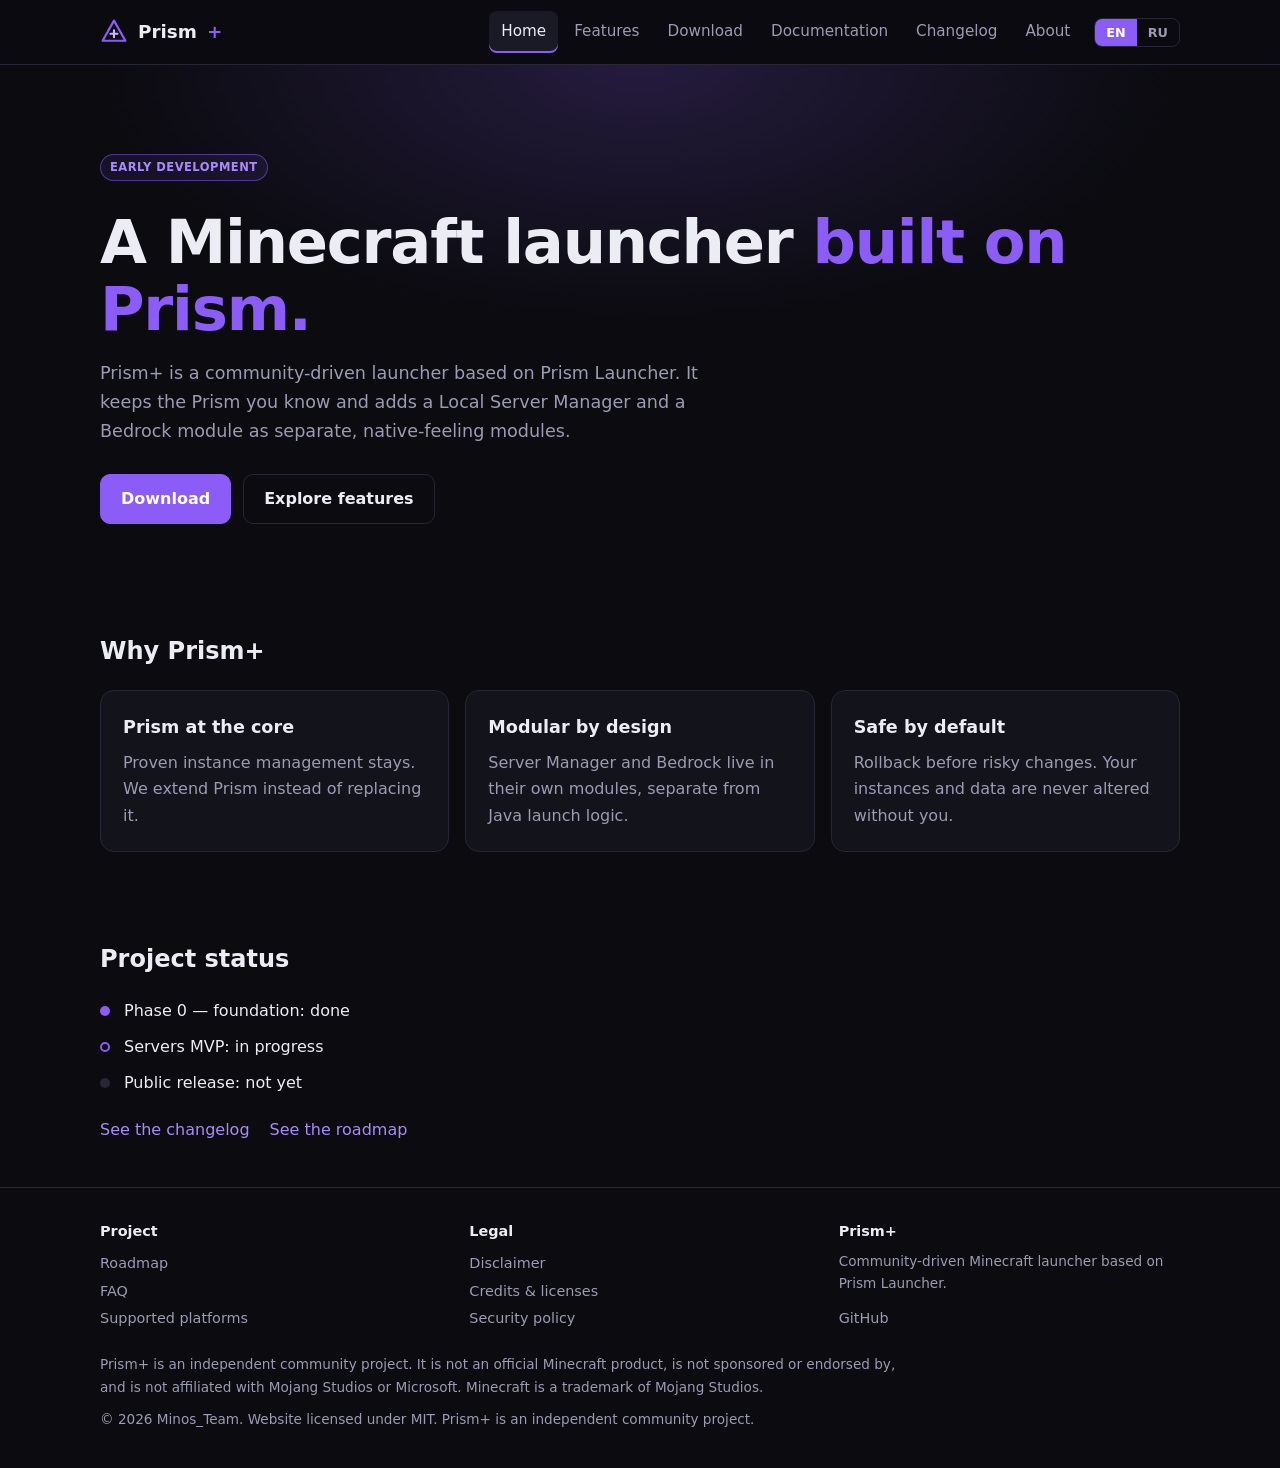
<file: index.html>
<!DOCTYPE html>
<html lang="en">
<head>
<meta charset="utf-8">
<meta name="viewport" content="width=device-width, initial-scale=1">
<title data-i18n="t.home">Prism+ — Minecraft launcher built on Prism</title>
<meta name="description" content="Prism+ is a community-driven Minecraft launcher based on Prism Launcher.">
<meta name="theme-color" content="#0b0b10">
<link rel="icon" href="assets/logo.svg" type="image/svg+xml">
<link rel="stylesheet" href="assets/css/style.css">
<link rel="stylesheet" href="assets/css/extra.css">
<script src="assets/js/main.js" defer></script>
<script src="assets/js/i18n-ext.js" defer></script>
</head>
<body>
<header class="site"><div class="wrap bar">
<a class="brand" href="index.html"><img src="assets/logo.svg" alt="" width="28" height="28">Prism<b>+</b></a>
<nav class="main" id="nav">
<a href="index.html" aria-current="page" data-i18n="nav.home">Home</a>
<a href="features.html" data-i18n="nav.features">Features</a>
<a href="download.html" data-i18n="nav.download">Download</a>
<a href="documentation.html" data-i18n="nav.docs">Documentation</a>
<a href="changelog.html" data-i18n="nav.changelog">Changelog</a>
<a href="about.html" data-i18n="nav.about">About</a>
</nav>
<div class="lang" role="group" aria-label="Language" data-i18n-aria="lang.label"><button type="button" data-lang="en" aria-pressed="true">EN</button><button type="button" data-lang="ru" aria-pressed="false">RU</button></div>
<button class="menu" type="button" aria-label="Menu" data-i18n-aria="menu" aria-expanded="false" aria-controls="nav"><span class="bars"></span></button>
</div></header>
<main>
<section class="hero"><div class="wrap">
<span class="badge base" data-i18n="h.badge">Early development</span>
<h1><span data-i18n="h.t1">A Minecraft launcher</span> <em data-i18n="h.t2">built on Prism.</em></h1>
<p data-i18n="h.sub">Prism+ is a community-driven launcher based on Prism Launcher. It keeps the Prism you know and adds a Local Server Manager and a Bedrock module as separate, native-feeling modules.</p>
<div class="btns"><a class="btn pri" href="download.html" data-i18n="h.cta1">Download</a><a class="btn" href="features.html" data-i18n="h.cta2">Explore features</a></div>
</div></section>
<section class="blk"><div class="wrap">
<h2 data-i18n="h.why">Why Prism+</h2>
<div class="grid">
<div class="card"><h3 data-i18n="h.c1t">Prism at the core</h3><p data-i18n="h.c1p">Proven instance management stays. We extend Prism instead of replacing it.</p></div>
<div class="card"><h3 data-i18n="h.c2t">Modular by design</h3><p data-i18n="h.c2p">Server Manager and Bedrock live in their own modules, separate from Java launch logic.</p></div>
<div class="card"><h3 data-i18n="h.c3t">Safe by default</h3><p data-i18n="h.c3p">Rollback before risky changes. Your instances and data are never altered without you.</p></div>
</div>
</div></section>
<section class="blk"><div class="wrap">
<h2 data-i18n="h.stat">Project status</h2>
<ul class="status">
<li class="done" data-i18n="h.s1">Phase 0 — foundation: done</li>
<li class="prog" data-i18n="h.s2">Servers MVP: in progress</li>
<li data-i18n="h.s3">Public release: not yet</li>
</ul>
<div class="links" style="margin-top:0"><a href="changelog.html" data-i18n="h.more">See the changelog</a><a href="roadmap.html" data-i18n="ctx.road">See the roadmap</a></div>
</div></section>
</main>
<footer class="site"><div class="wrap">
<div class="fcols">
<div><strong data-i18n="fc.project">Project</strong><a href="roadmap.html" data-i18n="nav.roadmap">Roadmap</a><a href="faq.html" data-i18n="nav.faq">FAQ</a><a href="platforms.html" data-i18n="nav.platforms">Supported platforms</a></div>
<div><strong data-i18n="fc.legal">Legal</strong><a href="disclaimer.html" data-i18n="nav.disclaimer">Disclaimer</a><a href="credits.html" data-i18n="nav.credits">Credits &amp; licenses</a><a href="security.html" data-i18n="nav.security">Security policy</a></div>
<div><strong>Prism+</strong><span class="fine" data-i18n="f.tag">Community-driven Minecraft launcher based on Prism Launcher.</span><a href="https://github.com/MinosPrimeOrig/PrismPlus-Website" rel="noopener">GitHub</a></div>
</div>
<p class="fine" data-i18n="f.disc">Prism+ is an independent community project. It is not an official Minecraft product, is not sponsored or endorsed by, and is not affiliated with Mojang Studios or Microsoft. Minecraft is a trademark of Mojang Studios.</p>
<p class="fine" data-i18n="f.legal">© 2026 Minos_Team. Website licensed under MIT. Prism+ is an independent community project.</p>
</div></footer>
</body>
</html>
</file>
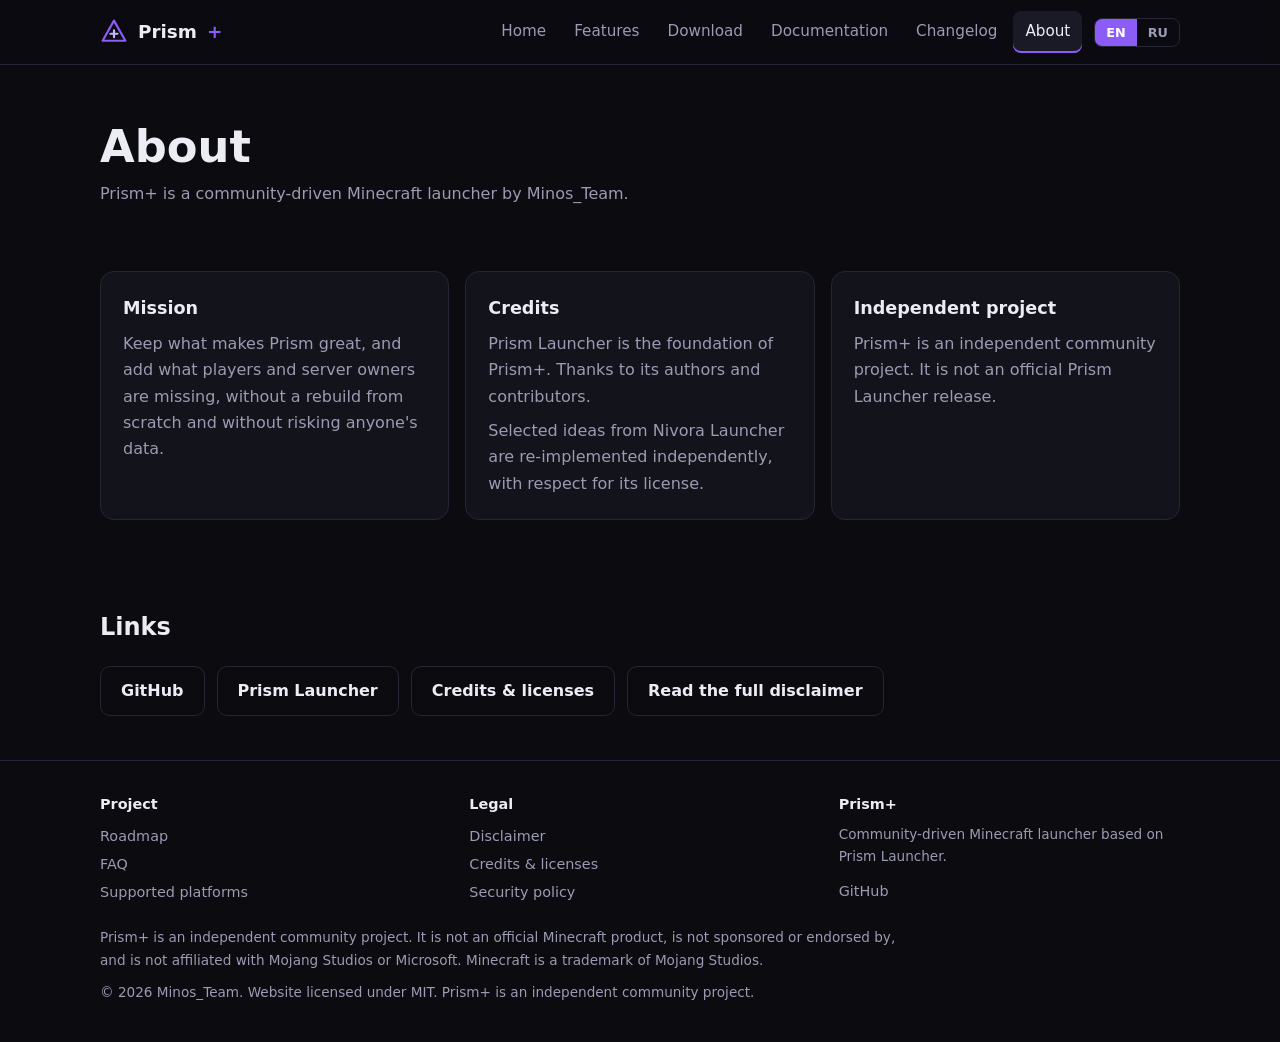
<file: about.html>
<!DOCTYPE html>
<html lang="en">
<head>
<meta charset="utf-8">
<meta name="viewport" content="width=device-width, initial-scale=1">
<title data-i18n="t.about">About — Prism+</title>
<meta name="description" content="About Prism+, a community-driven Minecraft launcher by Minos_Team.">
<meta name="theme-color" content="#0b0b10">
<link rel="icon" href="assets/logo.svg" type="image/svg+xml">
<link rel="stylesheet" href="assets/css/style.css">
<link rel="stylesheet" href="assets/css/extra.css">
<script src="assets/js/main.js" defer></script>
<script src="assets/js/i18n-ext.js" defer></script>
</head>
<body>
<header class="site"><div class="wrap bar">
<a class="brand" href="index.html"><img src="assets/logo.svg" alt="" width="28" height="28">Prism<b>+</b></a>
<nav class="main" id="nav">
<a href="index.html" data-i18n="nav.home">Home</a>
<a href="features.html" data-i18n="nav.features">Features</a>
<a href="download.html" data-i18n="nav.download">Download</a>
<a href="documentation.html" data-i18n="nav.docs">Documentation</a>
<a href="changelog.html" data-i18n="nav.changelog">Changelog</a>
<a href="about.html" aria-current="page" data-i18n="nav.about">About</a>
</nav>
<div class="lang" role="group" aria-label="Language" data-i18n-aria="lang.label"><button type="button" data-lang="en" aria-pressed="true">EN</button><button type="button" data-lang="ru" aria-pressed="false">RU</button></div>
<button class="menu" type="button" aria-label="Menu" data-i18n-aria="menu" aria-expanded="false" aria-controls="nav"><span class="bars"></span></button>
</div></header>
<main>
<div class="wrap page-head"><h1 data-i18n="a.title">About</h1><p data-i18n="a.lead">Prism+ is a community-driven Minecraft launcher by Minos_Team.</p></div>
<section class="blk"><div class="wrap">
<div class="grid">
<div class="card"><h3 data-i18n="a.m">Mission</h3><p data-i18n="a.mp">Keep what makes Prism great, and add what players and server owners are missing, without a rebuild from scratch and without risking anyone's data.</p></div>
<div class="card"><h3 data-i18n="a.c">Credits</h3><p data-i18n="a.cp1">Prism Launcher is the foundation of Prism+. Thanks to its authors and contributors.</p><p style="margin-top:8px" data-i18n="a.cp2">Selected ideas from Nivora Launcher are re-implemented independently, with respect for its license.</p></div>
<div class="card"><h3 data-i18n="a.i">Independent project</h3><p data-i18n="a.ip">Prism+ is an independent community project. It is not an official Prism Launcher release.</p></div>
</div>
</div></section>
<section class="blk"><div class="wrap">
<h2 data-i18n="a.l">Links</h2>
<div class="btns" style="margin-top:0"><a class="btn" href="https://github.com/MinosPrimeOrig" rel="noopener">GitHub</a><a class="btn" href="https://prismlauncher.org" rel="noopener">Prism Launcher</a><a class="btn" href="credits.html" data-i18n="nav.credits">Credits &amp; licenses</a><a class="btn" href="disclaimer.html" data-i18n="ctx.disc">Read the full disclaimer</a></div>
</div></section>
</main>
<footer class="site"><div class="wrap">
<div class="fcols">
<div><strong data-i18n="fc.project">Project</strong><a href="roadmap.html" data-i18n="nav.roadmap">Roadmap</a><a href="faq.html" data-i18n="nav.faq">FAQ</a><a href="platforms.html" data-i18n="nav.platforms">Supported platforms</a></div>
<div><strong data-i18n="fc.legal">Legal</strong><a href="disclaimer.html" data-i18n="nav.disclaimer">Disclaimer</a><a href="credits.html" data-i18n="nav.credits">Credits &amp; licenses</a><a href="security.html" data-i18n="nav.security">Security policy</a></div>
<div><strong>Prism+</strong><span class="fine" data-i18n="f.tag">Community-driven Minecraft launcher based on Prism Launcher.</span><a href="https://github.com/MinosPrimeOrig/PrismPlus-Website" rel="noopener">GitHub</a></div>
</div>
<p class="fine" data-i18n="f.disc">Prism+ is an independent community project. It is not an official Minecraft product, is not sponsored or endorsed by, and is not affiliated with Mojang Studios or Microsoft. Minecraft is a trademark of Mojang Studios.</p>
<p class="fine" data-i18n="f.legal">© 2026 Minos_Team. Website licensed under MIT. Prism+ is an independent community project.</p>
</div></footer>
</body>
</html>
</file>
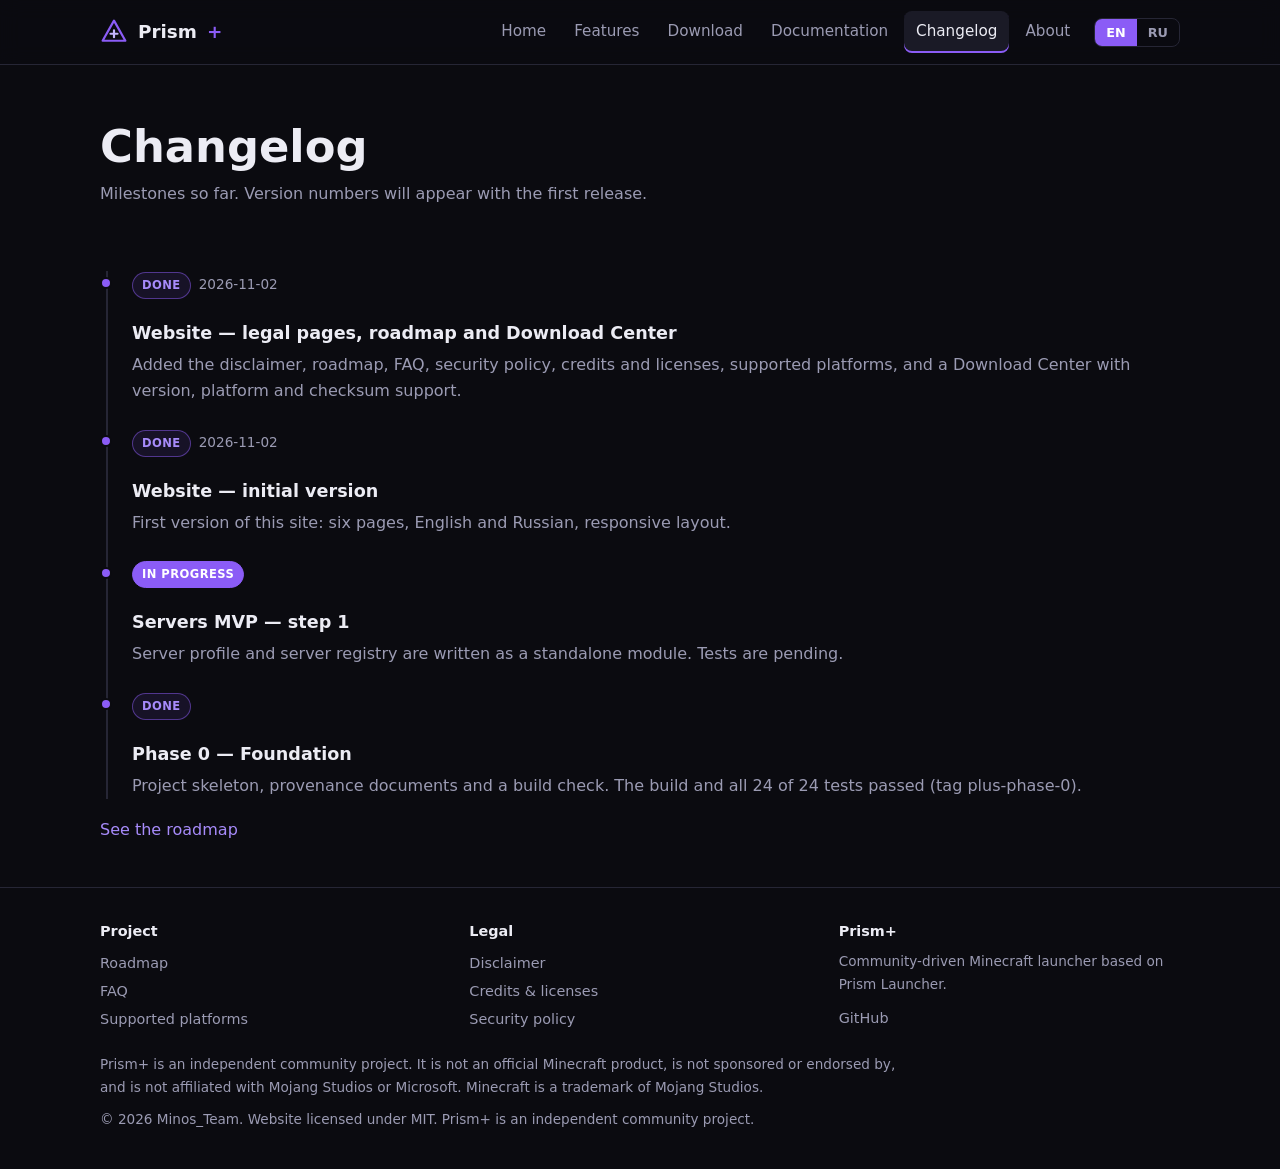
<file: changelog.html>
<!DOCTYPE html>
<html lang="en">
<head>
<meta charset="utf-8">
<meta name="viewport" content="width=device-width, initial-scale=1">
<title data-i18n="t.changelog">Changelog — Prism+</title>
<meta name="description" content="Prism+ project milestones and changelog.">
<meta name="theme-color" content="#0b0b10">
<link rel="icon" href="assets/logo.svg" type="image/svg+xml">
<link rel="stylesheet" href="assets/css/style.css">
<link rel="stylesheet" href="assets/css/extra.css">
<script src="assets/js/main.js" defer></script>
<script src="assets/js/i18n-ext.js" defer></script>
</head>
<body>
<header class="site"><div class="wrap bar">
<a class="brand" href="index.html"><img src="assets/logo.svg" alt="" width="28" height="28">Prism<b>+</b></a>
<nav class="main" id="nav">
<a href="index.html" data-i18n="nav.home">Home</a>
<a href="features.html" data-i18n="nav.features">Features</a>
<a href="download.html" data-i18n="nav.download">Download</a>
<a href="documentation.html" data-i18n="nav.docs">Documentation</a>
<a href="changelog.html" aria-current="page" data-i18n="nav.changelog">Changelog</a>
<a href="about.html" data-i18n="nav.about">About</a>
</nav>
<div class="lang" role="group" aria-label="Language" data-i18n-aria="lang.label"><button type="button" data-lang="en" aria-pressed="true">EN</button><button type="button" data-lang="ru" aria-pressed="false">RU</button></div>
<button class="menu" type="button" aria-label="Menu" data-i18n-aria="menu" aria-expanded="false" aria-controls="nav"><span class="bars"></span></button>
</div></header>
<main>
<div class="wrap page-head"><h1 data-i18n="c.title">Changelog</h1><p data-i18n="c.lead">Milestones so far. Version numbers will appear with the first release.</p></div>
<section class="blk"><div class="wrap">
<ol class="tl">
<li><span class="badge base" data-i18n="c.st.done">Done</span><time datetime="2026-11-02">2026-11-02</time><h3 data-i18n="c4t">Website — legal pages, roadmap and Download Center</h3><p data-i18n="c4p">Added the disclaimer, roadmap, FAQ, security policy, credits and licenses, supported platforms, and a Download Center with version, platform and checksum support.</p></li>
<li><span class="badge base" data-i18n="c.st.done">Done</span><time datetime="2026-11-02">2026-11-02</time><h3 data-i18n="c1t">Website — initial version</h3><p data-i18n="c1p">First version of this site: six pages, English and Russian, responsive layout.</p></li>
<li><span class="badge dev" data-i18n="c.st.prog">In progress</span><h3 data-i18n="c2t">Servers MVP — step 1</h3><p data-i18n="c2p">Server profile and server registry are written as a standalone module. Tests are pending.</p></li>
<li><span class="badge base" data-i18n="c.st.done">Done</span><h3 data-i18n="c3t">Phase 0 — Foundation</h3><p data-i18n="c3p">Project skeleton, provenance documents and a build check. The build and all 24 of 24 tests passed (tag plus-phase-0).</p></li>
</ol>
<div class="links"><a href="roadmap.html" data-i18n="ctx.road">See the roadmap</a></div>
</div></section>
</main>
<footer class="site"><div class="wrap">
<div class="fcols">
<div><strong data-i18n="fc.project">Project</strong><a href="roadmap.html" data-i18n="nav.roadmap">Roadmap</a><a href="faq.html" data-i18n="nav.faq">FAQ</a><a href="platforms.html" data-i18n="nav.platforms">Supported platforms</a></div>
<div><strong data-i18n="fc.legal">Legal</strong><a href="disclaimer.html" data-i18n="nav.disclaimer">Disclaimer</a><a href="credits.html" data-i18n="nav.credits">Credits &amp; licenses</a><a href="security.html" data-i18n="nav.security">Security policy</a></div>
<div><strong>Prism+</strong><span class="fine" data-i18n="f.tag">Community-driven Minecraft launcher based on Prism Launcher.</span><a href="https://github.com/MinosPrimeOrig/PrismPlus-Website" rel="noopener">GitHub</a></div>
</div>
<p class="fine" data-i18n="f.disc">Prism+ is an independent community project. It is not an official Minecraft product, is not sponsored or endorsed by, and is not affiliated with Mojang Studios or Microsoft. Minecraft is a trademark of Mojang Studios.</p>
<p class="fine" data-i18n="f.legal">© 2026 Minos_Team. Website licensed under MIT. Prism+ is an independent community project.</p>
</div></footer>
</body>
</html>
</file>
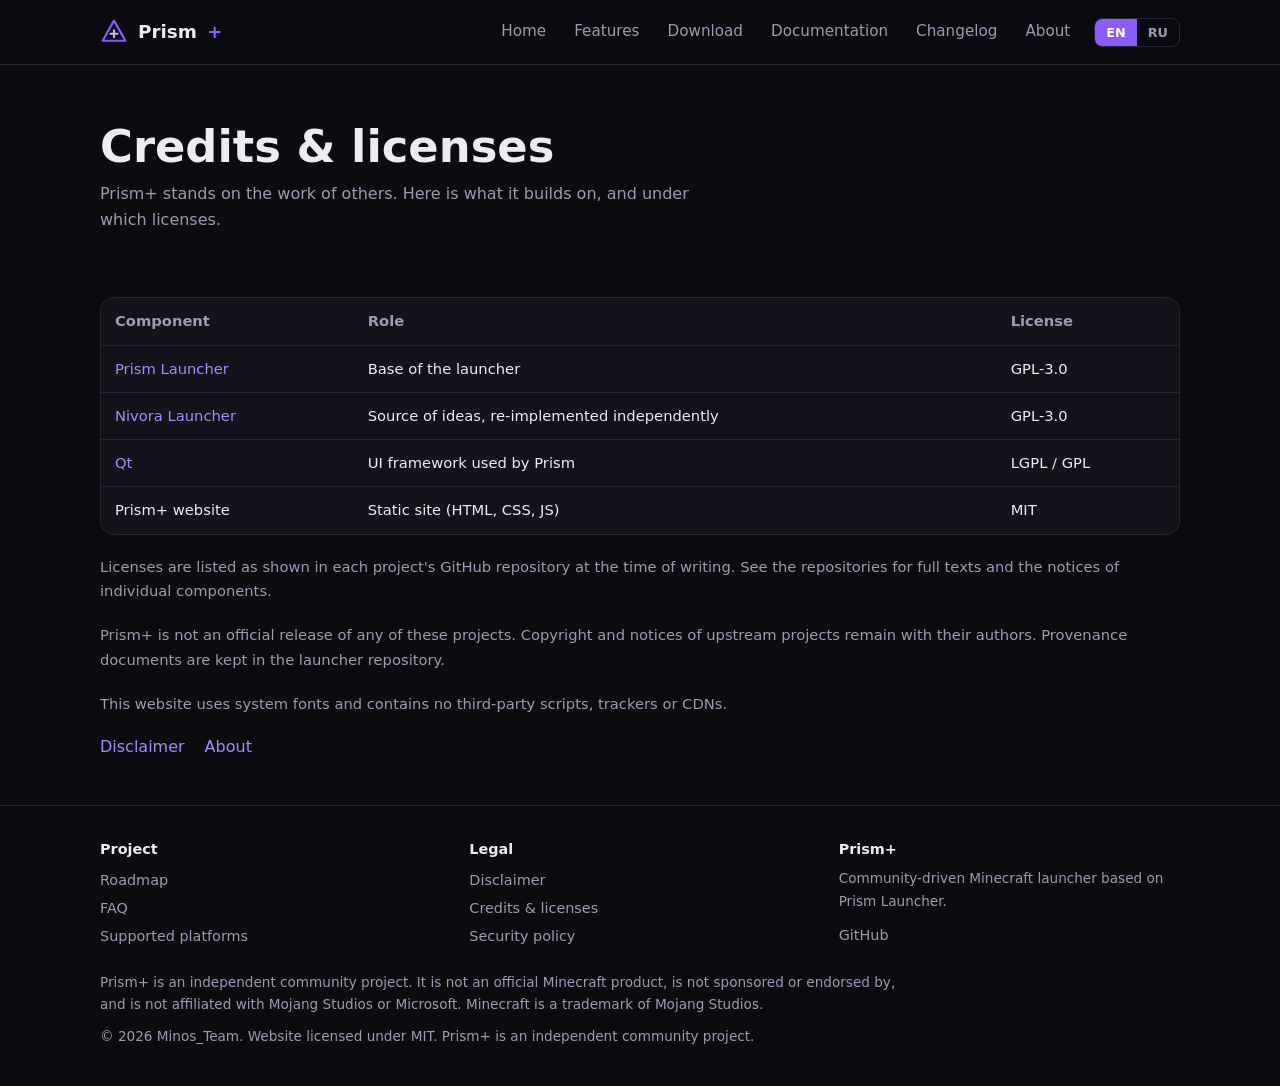
<file: credits.html>
<!DOCTYPE html>
<html lang="en">
<head>
<meta charset="utf-8">
<meta name="viewport" content="width=device-width, initial-scale=1">
<title data-i18n="t.credits">Credits &amp; licenses — Prism+</title>
<meta name="description" content="Projects Prism+ builds on and the licenses they use.">
<meta name="theme-color" content="#0b0b10">
<link rel="icon" href="assets/logo.svg" type="image/svg+xml">
<link rel="stylesheet" href="assets/css/style.css">
<link rel="stylesheet" href="assets/css/extra.css">
<script src="assets/js/main.js" defer></script>
<script src="assets/js/i18n-ext.js" defer></script>
</head>
<body>
<header class="site"><div class="wrap bar">
<a class="brand" href="index.html"><img src="assets/logo.svg" alt="" width="28" height="28">Prism<b>+</b></a>
<nav class="main" id="nav">
<a href="index.html" data-i18n="nav.home">Home</a>
<a href="features.html" data-i18n="nav.features">Features</a>
<a href="download.html" data-i18n="nav.download">Download</a>
<a href="documentation.html" data-i18n="nav.docs">Documentation</a>
<a href="changelog.html" data-i18n="nav.changelog">Changelog</a>
<a href="about.html" data-i18n="nav.about">About</a>
</nav>
<div class="lang" role="group" aria-label="Language" data-i18n-aria="lang.label"><button type="button" data-lang="en" aria-pressed="true">EN</button><button type="button" data-lang="ru" aria-pressed="false">RU</button></div>
<button class="menu" type="button" aria-label="Menu" data-i18n-aria="menu" aria-expanded="false" aria-controls="nav"><span class="bars"></span></button>
</div></header>
<main>
<div class="wrap page-head"><h1 data-i18n="cr.title">Credits &amp; licenses</h1><p data-i18n="cr.lead">Prism+ stands on the work of others. Here is what it builds on, and under which licenses.</p></div>
<section class="blk"><div class="wrap">
<div class="tblwrap"><table class="tbl">
<tr><th data-i18n="cr.th1">Component</th><th data-i18n="cr.th2">Role</th><th data-i18n="cr.th3">License</th></tr>
<tr><td><a href="https://github.com/PrismLauncher/PrismLauncher" rel="noopener">Prism Launcher</a></td><td data-i18n="cr.r1">Base of the launcher</td><td>GPL-3.0</td></tr>
<tr><td><a href="https://github.com/Plicate/Nivora-launcher" rel="noopener">Nivora Launcher</a></td><td data-i18n="cr.r2">Source of ideas, re-implemented independently</td><td>GPL-3.0</td></tr>
<tr><td><a href="https://www.qt.io" rel="noopener">Qt</a></td><td data-i18n="cr.r3">UI framework used by Prism</td><td>LGPL / GPL</td></tr>
<tr><td>Prism+ website</td><td data-i18n="cr.r4">Static site (HTML, CSS, JS)</td><td>MIT</td></tr>
</table></div>
<p class="note" data-i18n="cr.n1">Licenses are listed as shown in each project's GitHub repository at the time of writing. See the repositories for full texts and the notices of individual components.</p>
<p class="note" data-i18n="cr.n2">Prism+ is not an official release of any of these projects. Copyright and notices of upstream projects remain with their authors. Provenance documents are kept in the launcher repository.</p>
<p class="note" data-i18n="cr.n3">This website uses system fonts and contains no third-party scripts, trackers or CDNs.</p>
<div class="links"><a href="disclaimer.html" data-i18n="nav.disclaimer">Disclaimer</a><a href="about.html" data-i18n="nav.about">About</a></div>
</div></section>
</main>
<footer class="site"><div class="wrap">
<div class="fcols">
<div><strong data-i18n="fc.project">Project</strong><a href="roadmap.html" data-i18n="nav.roadmap">Roadmap</a><a href="faq.html" data-i18n="nav.faq">FAQ</a><a href="platforms.html" data-i18n="nav.platforms">Supported platforms</a></div>
<div><strong data-i18n="fc.legal">Legal</strong><a href="disclaimer.html" data-i18n="nav.disclaimer">Disclaimer</a><a href="credits.html" data-i18n="nav.credits">Credits &amp; licenses</a><a href="security.html" data-i18n="nav.security">Security policy</a></div>
<div><strong>Prism+</strong><span class="fine" data-i18n="f.tag">Community-driven Minecraft launcher based on Prism Launcher.</span><a href="https://github.com/MinosPrimeOrig/PrismPlus-Website" rel="noopener">GitHub</a></div>
</div>
<p class="fine" data-i18n="f.disc">Prism+ is an independent community project. It is not an official Minecraft product, is not sponsored or endorsed by, and is not affiliated with Mojang Studios or Microsoft. Minecraft is a trademark of Mojang Studios.</p>
<p class="fine" data-i18n="f.legal">© 2026 Minos_Team. Website licensed under MIT. Prism+ is an independent community project.</p>
</div></footer>
</body>
</html>
</file>
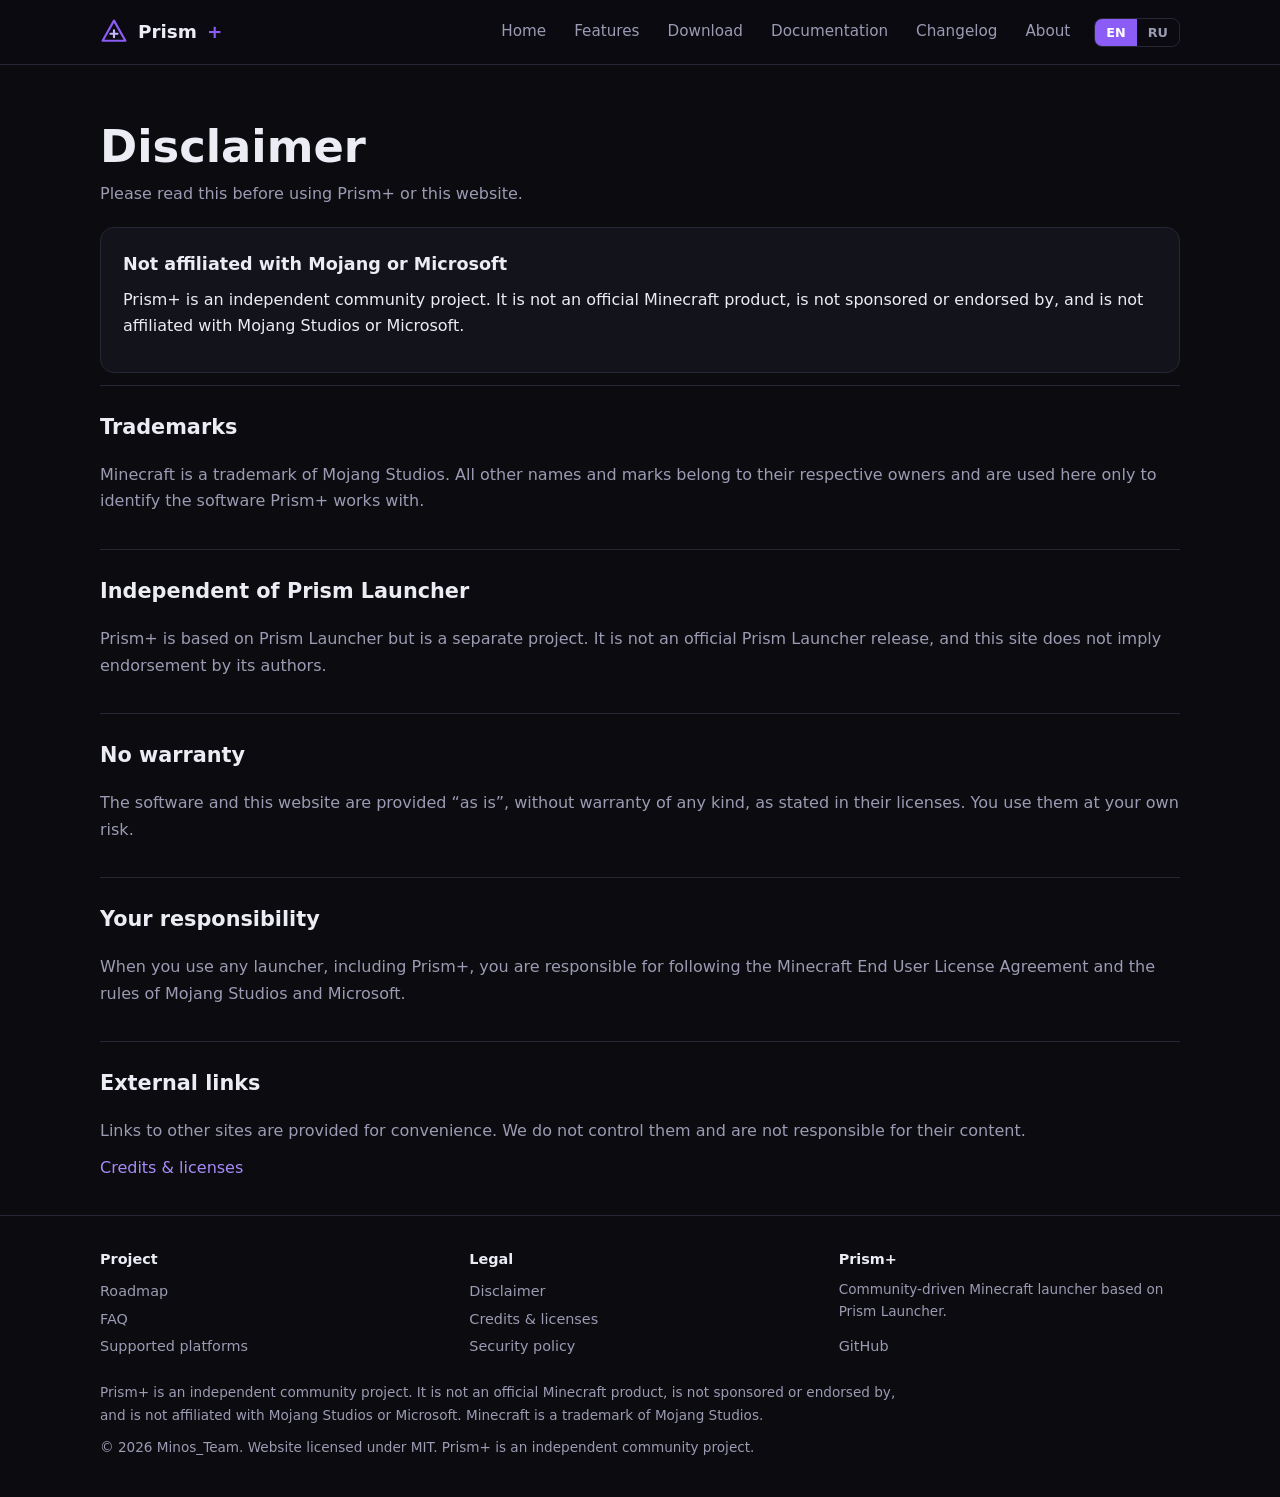
<file: disclaimer.html>
<!DOCTYPE html>
<html lang="en">
<head>
<meta charset="utf-8">
<meta name="viewport" content="width=device-width, initial-scale=1">
<title data-i18n="t.disclaimer">Disclaimer — Prism+</title>
<meta name="description" content="Prism+ is not affiliated with Mojang Studios or Microsoft. Minecraft is a trademark of Mojang Studios.">
<meta name="theme-color" content="#0b0b10">
<link rel="icon" href="assets/logo.svg" type="image/svg+xml">
<link rel="stylesheet" href="assets/css/style.css">
<link rel="stylesheet" href="assets/css/extra.css">
<script src="assets/js/main.js" defer></script>
<script src="assets/js/i18n-ext.js" defer></script>
</head>
<body>
<header class="site"><div class="wrap bar">
<a class="brand" href="index.html"><img src="assets/logo.svg" alt="" width="28" height="28">Prism<b>+</b></a>
<nav class="main" id="nav">
<a href="index.html" data-i18n="nav.home">Home</a>
<a href="features.html" data-i18n="nav.features">Features</a>
<a href="download.html" data-i18n="nav.download">Download</a>
<a href="documentation.html" data-i18n="nav.docs">Documentation</a>
<a href="changelog.html" data-i18n="nav.changelog">Changelog</a>
<a href="about.html" data-i18n="nav.about">About</a>
</nav>
<div class="lang" role="group" aria-label="Language" data-i18n-aria="lang.label"><button type="button" data-lang="en" aria-pressed="true">EN</button><button type="button" data-lang="ru" aria-pressed="false">RU</button></div>
<button class="menu" type="button" aria-label="Menu" data-i18n-aria="menu" aria-expanded="false" aria-controls="nav"><span class="bars"></span></button>
</div></header>
<main>
<div class="wrap page-head"><h1 data-i18n="ds.title">Disclaimer</h1><p data-i18n="ds.lead">Please read this before using Prism+ or this website.</p></div>
<div class="wrap doc">
<div class="card" style="margin-bottom:12px"><h3 data-i18n="ds.1">Not affiliated with Mojang or Microsoft</h3><p style="color:var(--tx)" data-i18n="ds.1p">Prism+ is an independent community project. It is not an official Minecraft product, is not sponsored or endorsed by, and is not affiliated with Mojang Studios or Microsoft.</p></div>
<section><h2 data-i18n="ds.2">Trademarks</h2><p data-i18n="ds.2p">Minecraft is a trademark of Mojang Studios. All other names and marks belong to their respective owners and are used here only to identify the software Prism+ works with.</p></section>
<section><h2 data-i18n="ds.3">Independent of Prism Launcher</h2><p data-i18n="ds.3p">Prism+ is based on Prism Launcher but is a separate project. It is not an official Prism Launcher release, and this site does not imply endorsement by its authors.</p></section>
<section><h2 data-i18n="ds.4">No warranty</h2><p data-i18n="ds.4p">The software and this website are provided “as is”, without warranty of any kind, as stated in their licenses. You use them at your own risk.</p></section>
<section><h2 data-i18n="ds.5">Your responsibility</h2><p data-i18n="ds.5p">When you use any launcher, including Prism+, you are responsible for following the Minecraft End User License Agreement and the rules of Mojang Studios and Microsoft.</p></section>
<section><h2 data-i18n="ds.6">External links</h2><p data-i18n="ds.6p">Links to other sites are provided for convenience. We do not control them and are not responsible for their content.</p>
<p><a href="credits.html" data-i18n="nav.credits">Credits &amp; licenses</a></p></section>
</div>
</main>
<footer class="site"><div class="wrap">
<div class="fcols">
<div><strong data-i18n="fc.project">Project</strong><a href="roadmap.html" data-i18n="nav.roadmap">Roadmap</a><a href="faq.html" data-i18n="nav.faq">FAQ</a><a href="platforms.html" data-i18n="nav.platforms">Supported platforms</a></div>
<div><strong data-i18n="fc.legal">Legal</strong><a href="disclaimer.html" data-i18n="nav.disclaimer">Disclaimer</a><a href="credits.html" data-i18n="nav.credits">Credits &amp; licenses</a><a href="security.html" data-i18n="nav.security">Security policy</a></div>
<div><strong>Prism+</strong><span class="fine" data-i18n="f.tag">Community-driven Minecraft launcher based on Prism Launcher.</span><a href="https://github.com/MinosPrimeOrig/PrismPlus-Website" rel="noopener">GitHub</a></div>
</div>
<p class="fine" data-i18n="f.disc">Prism+ is an independent community project. It is not an official Minecraft product, is not sponsored or endorsed by, and is not affiliated with Mojang Studios or Microsoft. Minecraft is a trademark of Mojang Studios.</p>
<p class="fine" data-i18n="f.legal">© 2026 Minos_Team. Website licensed under MIT. Prism+ is an independent community project.</p>
</div></footer>
</body>
</html>
</file>
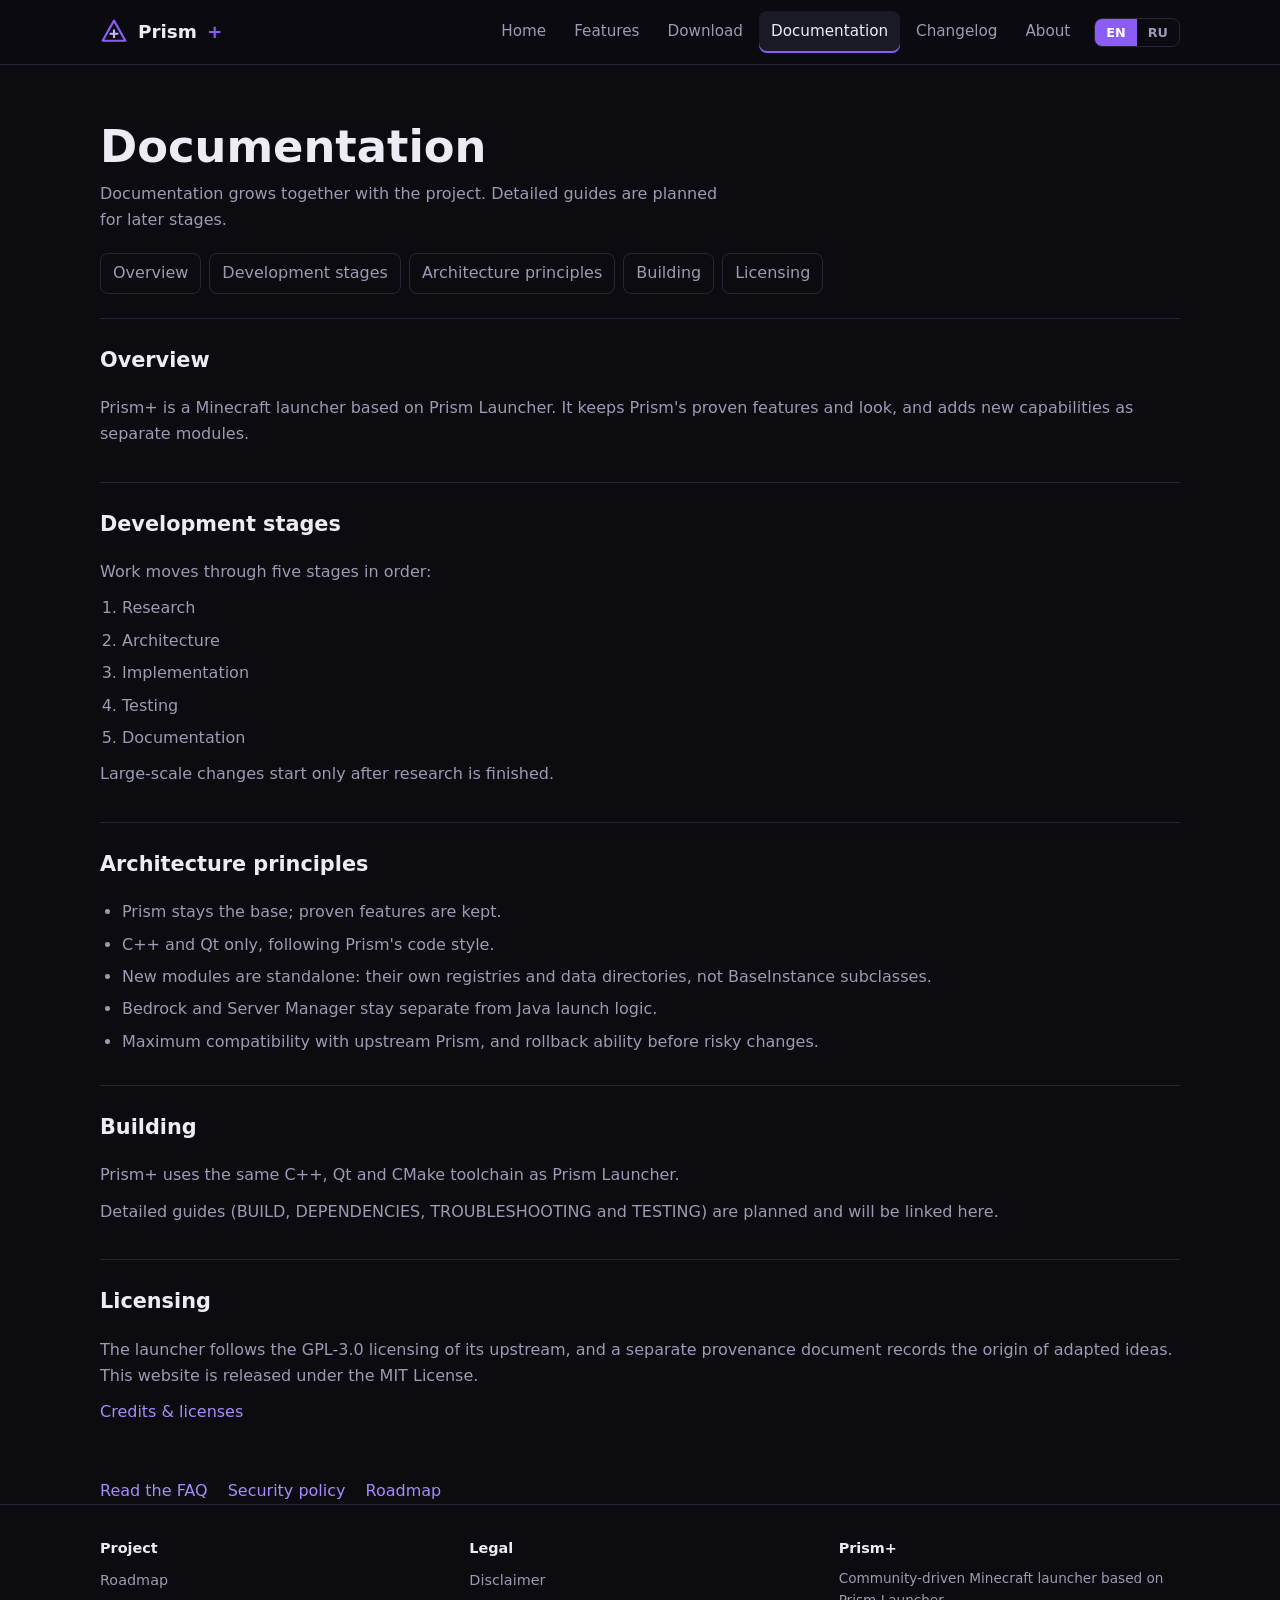
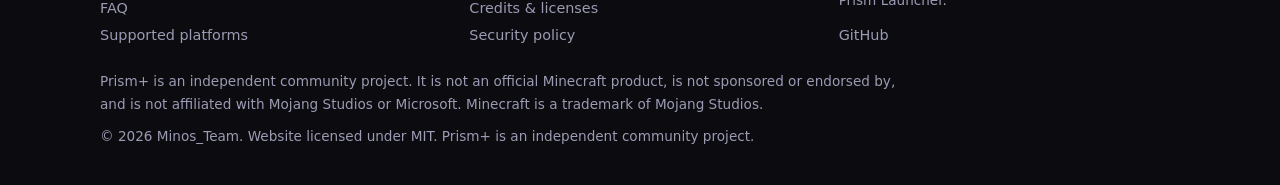
<file: documentation.html>
<!DOCTYPE html>
<html lang="en">
<head>
<meta charset="utf-8">
<meta name="viewport" content="width=device-width, initial-scale=1">
<title data-i18n="t.docs">Documentation — Prism+</title>
<meta name="description" content="Prism+ documentation: overview, stages, architecture principles, building and licensing.">
<meta name="theme-color" content="#0b0b10">
<link rel="icon" href="assets/logo.svg" type="image/svg+xml">
<link rel="stylesheet" href="assets/css/style.css">
<link rel="stylesheet" href="assets/css/extra.css">
<script src="assets/js/main.js" defer></script>
<script src="assets/js/i18n-ext.js" defer></script>
</head>
<body>
<header class="site"><div class="wrap bar">
<a class="brand" href="index.html"><img src="assets/logo.svg" alt="" width="28" height="28">Prism<b>+</b></a>
<nav class="main" id="nav">
<a href="index.html" data-i18n="nav.home">Home</a>
<a href="features.html" data-i18n="nav.features">Features</a>
<a href="download.html" data-i18n="nav.download">Download</a>
<a href="documentation.html" aria-current="page" data-i18n="nav.docs">Documentation</a>
<a href="changelog.html" data-i18n="nav.changelog">Changelog</a>
<a href="about.html" data-i18n="nav.about">About</a>
</nav>
<div class="lang" role="group" aria-label="Language" data-i18n-aria="lang.label"><button type="button" data-lang="en" aria-pressed="true">EN</button><button type="button" data-lang="ru" aria-pressed="false">RU</button></div>
<button class="menu" type="button" aria-label="Menu" data-i18n-aria="menu" aria-expanded="false" aria-controls="nav"><span class="bars"></span></button>
</div></header>
<main>
<div class="wrap page-head"><h1 data-i18n="dc.title">Documentation</h1><p data-i18n="dc.lead">Documentation grows together with the project. Detailed guides are planned for later stages.</p></div>
<div class="wrap doc">
<nav class="toc" aria-label="Contents">
<a href="#overview" data-i18n="dc.s1">Overview</a><a href="#stages" data-i18n="dc.s2">Development stages</a><a href="#architecture" data-i18n="dc.s3">Architecture principles</a><a href="#building" data-i18n="dc.s4">Building</a><a href="#licensing" data-i18n="dc.s5">Licensing</a>
</nav>
<section id="overview"><h2 data-i18n="dc.s1">Overview</h2><p data-i18n="dc.o.p">Prism+ is a Minecraft launcher based on Prism Launcher. It keeps Prism's proven features and look, and adds new capabilities as separate modules.</p></section>
<section id="stages"><h2 data-i18n="dc.s2">Development stages</h2><p data-i18n="dc.st.p">Work moves through five stages in order:</p>
<ol><li data-i18n="dc.st1">Research</li><li data-i18n="dc.st2">Architecture</li><li data-i18n="dc.st3">Implementation</li><li data-i18n="dc.st4">Testing</li><li data-i18n="dc.st5">Documentation</li></ol>
<p style="margin-top:10px" data-i18n="dc.st.n">Large-scale changes start only after research is finished.</p></section>
<section id="architecture"><h2 data-i18n="dc.s3">Architecture principles</h2>
<ul><li data-i18n="dc.a1">Prism stays the base; proven features are kept.</li><li data-i18n="dc.a2">C++ and Qt only, following Prism's code style.</li><li data-i18n="dc.a3">New modules are standalone: their own registries and data directories, not BaseInstance subclasses.</li><li data-i18n="dc.a4">Bedrock and Server Manager stay separate from Java launch logic.</li><li data-i18n="dc.a5">Maximum compatibility with upstream Prism, and rollback ability before risky changes.</li></ul></section>
<section id="building"><h2 data-i18n="dc.s4">Building</h2><p data-i18n="dc.b.p">Prism+ uses the same C++, Qt and CMake toolchain as Prism Launcher.</p><p data-i18n="dc.b.p2">Detailed guides (BUILD, DEPENDENCIES, TROUBLESHOOTING and TESTING) are planned and will be linked here.</p></section>
<section id="licensing"><h2 data-i18n="dc.s5">Licensing</h2><p data-i18n="dc.l.p">The launcher follows the GPL-3.0 licensing of its upstream, and a separate provenance document records the origin of adapted ideas. This website is released under the MIT License.</p>
<p><a href="credits.html" data-i18n="nav.credits">Credits &amp; licenses</a></p></section>
<div class="links"><a href="faq.html" data-i18n="ctx.faq">Read the FAQ</a><a href="security.html" data-i18n="nav.security">Security policy</a><a href="roadmap.html" data-i18n="nav.roadmap">Roadmap</a></div>
</div>
</main>
<footer class="site"><div class="wrap">
<div class="fcols">
<div><strong data-i18n="fc.project">Project</strong><a href="roadmap.html" data-i18n="nav.roadmap">Roadmap</a><a href="faq.html" data-i18n="nav.faq">FAQ</a><a href="platforms.html" data-i18n="nav.platforms">Supported platforms</a></div>
<div><strong data-i18n="fc.legal">Legal</strong><a href="disclaimer.html" data-i18n="nav.disclaimer">Disclaimer</a><a href="credits.html" data-i18n="nav.credits">Credits &amp; licenses</a><a href="security.html" data-i18n="nav.security">Security policy</a></div>
<div><strong>Prism+</strong><span class="fine" data-i18n="f.tag">Community-driven Minecraft launcher based on Prism Launcher.</span><a href="https://github.com/MinosPrimeOrig/PrismPlus-Website" rel="noopener">GitHub</a></div>
</div>
<p class="fine" data-i18n="f.disc">Prism+ is an independent community project. It is not an official Minecraft product, is not sponsored or endorsed by, and is not affiliated with Mojang Studios or Microsoft. Minecraft is a trademark of Mojang Studios.</p>
<p class="fine" data-i18n="f.legal">© 2026 Minos_Team. Website licensed under MIT. Prism+ is an independent community project.</p>
</div></footer>
</body>
</html>
</file>
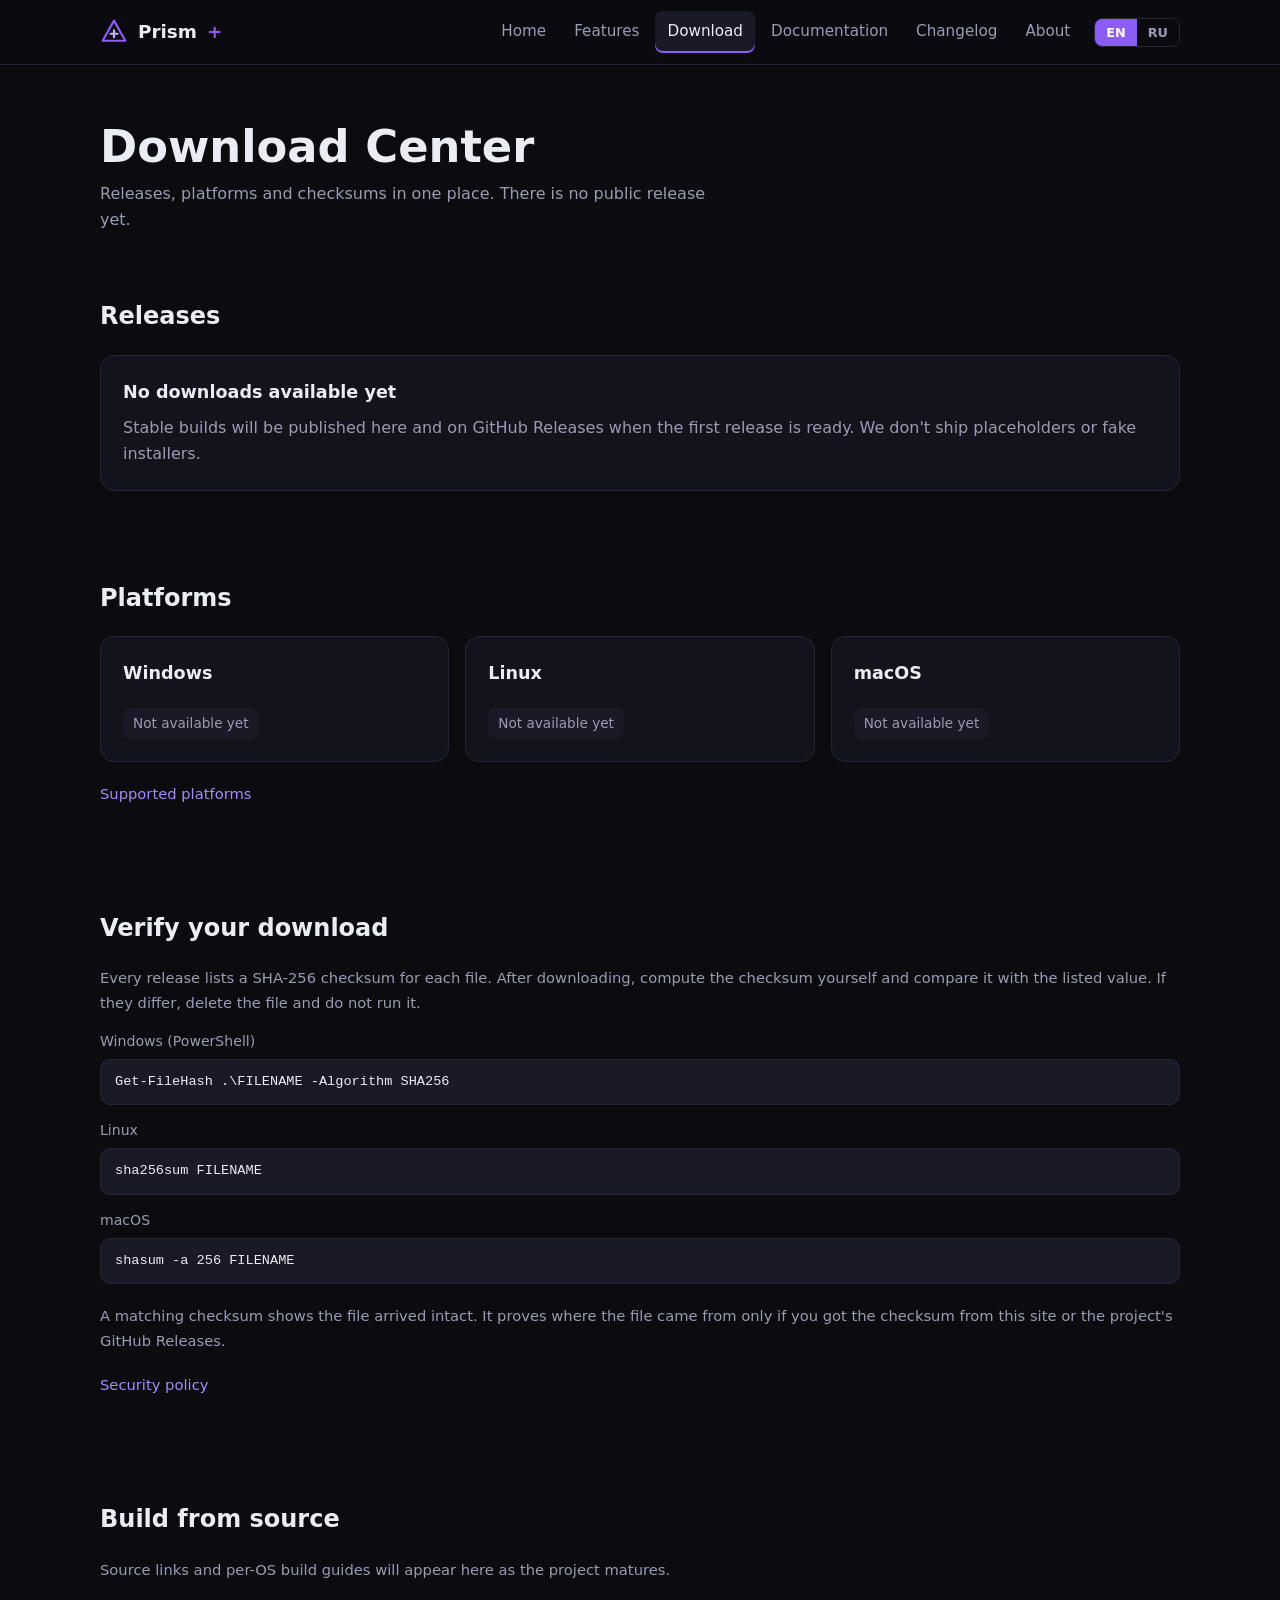
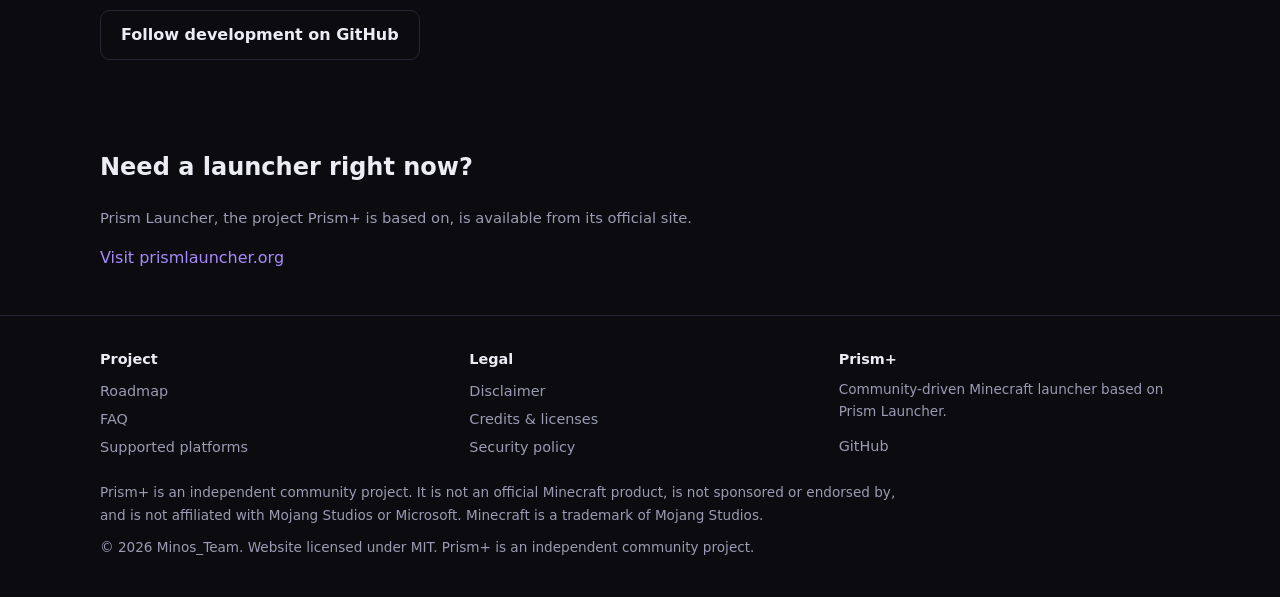
<file: download.html>
<!DOCTYPE html>
<html lang="en">
<head>
<meta charset="utf-8">
<meta name="viewport" content="width=device-width, initial-scale=1">
<title data-i18n="t.download">Download — Prism+</title>
<meta name="description" content="Prism+ Download Center: releases, platforms and SHA-256 checksums.">
<meta name="theme-color" content="#0b0b10">
<link rel="icon" href="assets/logo.svg" type="image/svg+xml">
<link rel="stylesheet" href="assets/css/style.css">
<link rel="stylesheet" href="assets/css/extra.css">
<script src="assets/js/main.js" defer></script>
<script src="assets/js/i18n-ext.js" defer></script>
<script src="assets/js/releases.js" defer></script>
<script src="assets/js/download.js" defer></script>
</head>
<body>
<header class="site"><div class="wrap bar">
<a class="brand" href="index.html"><img src="assets/logo.svg" alt="" width="28" height="28">Prism<b>+</b></a>
<nav class="main" id="nav">
<a href="index.html" data-i18n="nav.home">Home</a>
<a href="features.html" data-i18n="nav.features">Features</a>
<a href="download.html" aria-current="page" data-i18n="nav.download">Download</a>
<a href="documentation.html" data-i18n="nav.docs">Documentation</a>
<a href="changelog.html" data-i18n="nav.changelog">Changelog</a>
<a href="about.html" data-i18n="nav.about">About</a>
</nav>
<div class="lang" role="group" aria-label="Language" data-i18n-aria="lang.label"><button type="button" data-lang="en" aria-pressed="true">EN</button><button type="button" data-lang="ru" aria-pressed="false">RU</button></div>
<button class="menu" type="button" aria-label="Menu" data-i18n-aria="menu" aria-expanded="false" aria-controls="nav"><span class="bars"></span></button>
</div></header>
<main>
<div class="wrap page-head"><h1 data-i18n="dl.title">Download Center</h1><p data-i18n="dl.lead">Releases, platforms and checksums in one place. There is no public release yet.</p></div>
<section class="blk"><div class="wrap">
<h2 data-i18n="dl.rel">Releases</h2>
<div id="rel-empty" class="card"><h3 data-i18n="d.nr">No downloads available yet</h3><p data-i18n="d.nrp">Stable builds will be published here and on GitHub Releases when the first release is ready. We don't ship placeholders or fake installers.</p></div>
<div id="rel-list" hidden></div>
</div></section>
<section class="blk"><div class="wrap">
<h2 data-i18n="dl.plat">Platforms</h2>
<div class="grid">
<div class="card"><h3>Windows</h3><span class="chip" data-i18n="d.soon">Not available yet</span></div>
<div class="card"><h3>Linux</h3><span class="chip" data-i18n="d.soon">Not available yet</span></div>
<div class="card"><h3>macOS</h3><span class="chip" data-i18n="d.soon">Not available yet</span></div>
</div>
<p class="note"><a href="platforms.html" data-i18n="nav.platforms">Supported platforms</a></p>
</div></section>
<section class="blk" id="verify"><div class="wrap">
<h2 data-i18n="dl.v">Verify your download</h2>
<p class="note" style="margin-top:0" data-i18n="dl.vp">Every release lists a SHA-256 checksum for each file. After downloading, compute the checksum yourself and compare it with the listed value. If they differ, delete the file and do not run it.</p>
<p class="lbl" data-i18n="dl.vw">Windows (PowerShell)</p>
<pre class="code">Get-FileHash .\FILENAME -Algorithm SHA256</pre>
<p class="lbl" data-i18n="dl.vl">Linux</p>
<pre class="code">sha256sum FILENAME</pre>
<p class="lbl" data-i18n="dl.vm">macOS</p>
<pre class="code">shasum -a 256 FILENAME</pre>
<p class="note" data-i18n="dl.vn">A matching checksum shows the file arrived intact. It proves where the file came from only if you got the checksum from this site or the project's GitHub Releases.</p>
<p class="note"><a href="security.html" data-i18n="nav.security">Security policy</a></p>
</div></section>
<section class="blk"><div class="wrap">
<h2 data-i18n="d.src">Build from source</h2>
<p class="note" style="margin-top:0" data-i18n="d.srcp">Source links and per-OS build guides will appear here as the project matures.</p>
<div class="btns"><a class="btn" href="https://github.com/MinosPrimeOrig" rel="noopener" data-i18n="d.follow">Follow development on GitHub</a></div>
</div></section>
<section class="blk"><div class="wrap">
<h2 data-i18n="d.alt">Need a launcher right now?</h2>
<p class="note" style="margin-top:0" data-i18n="d.altp">Prism Launcher, the project Prism+ is based on, is available from its official site.</p>
<a href="https://prismlauncher.org" rel="noopener" data-i18n="d.altlink">Visit prismlauncher.org</a>
</div></section>
</main>
<footer class="site"><div class="wrap">
<div class="fcols">
<div><strong data-i18n="fc.project">Project</strong><a href="roadmap.html" data-i18n="nav.roadmap">Roadmap</a><a href="faq.html" data-i18n="nav.faq">FAQ</a><a href="platforms.html" data-i18n="nav.platforms">Supported platforms</a></div>
<div><strong data-i18n="fc.legal">Legal</strong><a href="disclaimer.html" data-i18n="nav.disclaimer">Disclaimer</a><a href="credits.html" data-i18n="nav.credits">Credits &amp; licenses</a><a href="security.html" data-i18n="nav.security">Security policy</a></div>
<div><strong>Prism+</strong><span class="fine" data-i18n="f.tag">Community-driven Minecraft launcher based on Prism Launcher.</span><a href="https://github.com/MinosPrimeOrig/PrismPlus-Website" rel="noopener">GitHub</a></div>
</div>
<p class="fine" data-i18n="f.disc">Prism+ is an independent community project. It is not an official Minecraft product, is not sponsored or endorsed by, and is not affiliated with Mojang Studios or Microsoft. Minecraft is a trademark of Mojang Studios.</p>
<p class="fine" data-i18n="f.legal">© 2026 Minos_Team. Website licensed under MIT. Prism+ is an independent community project.</p>
</div></footer>
</body>
</html>
</file>
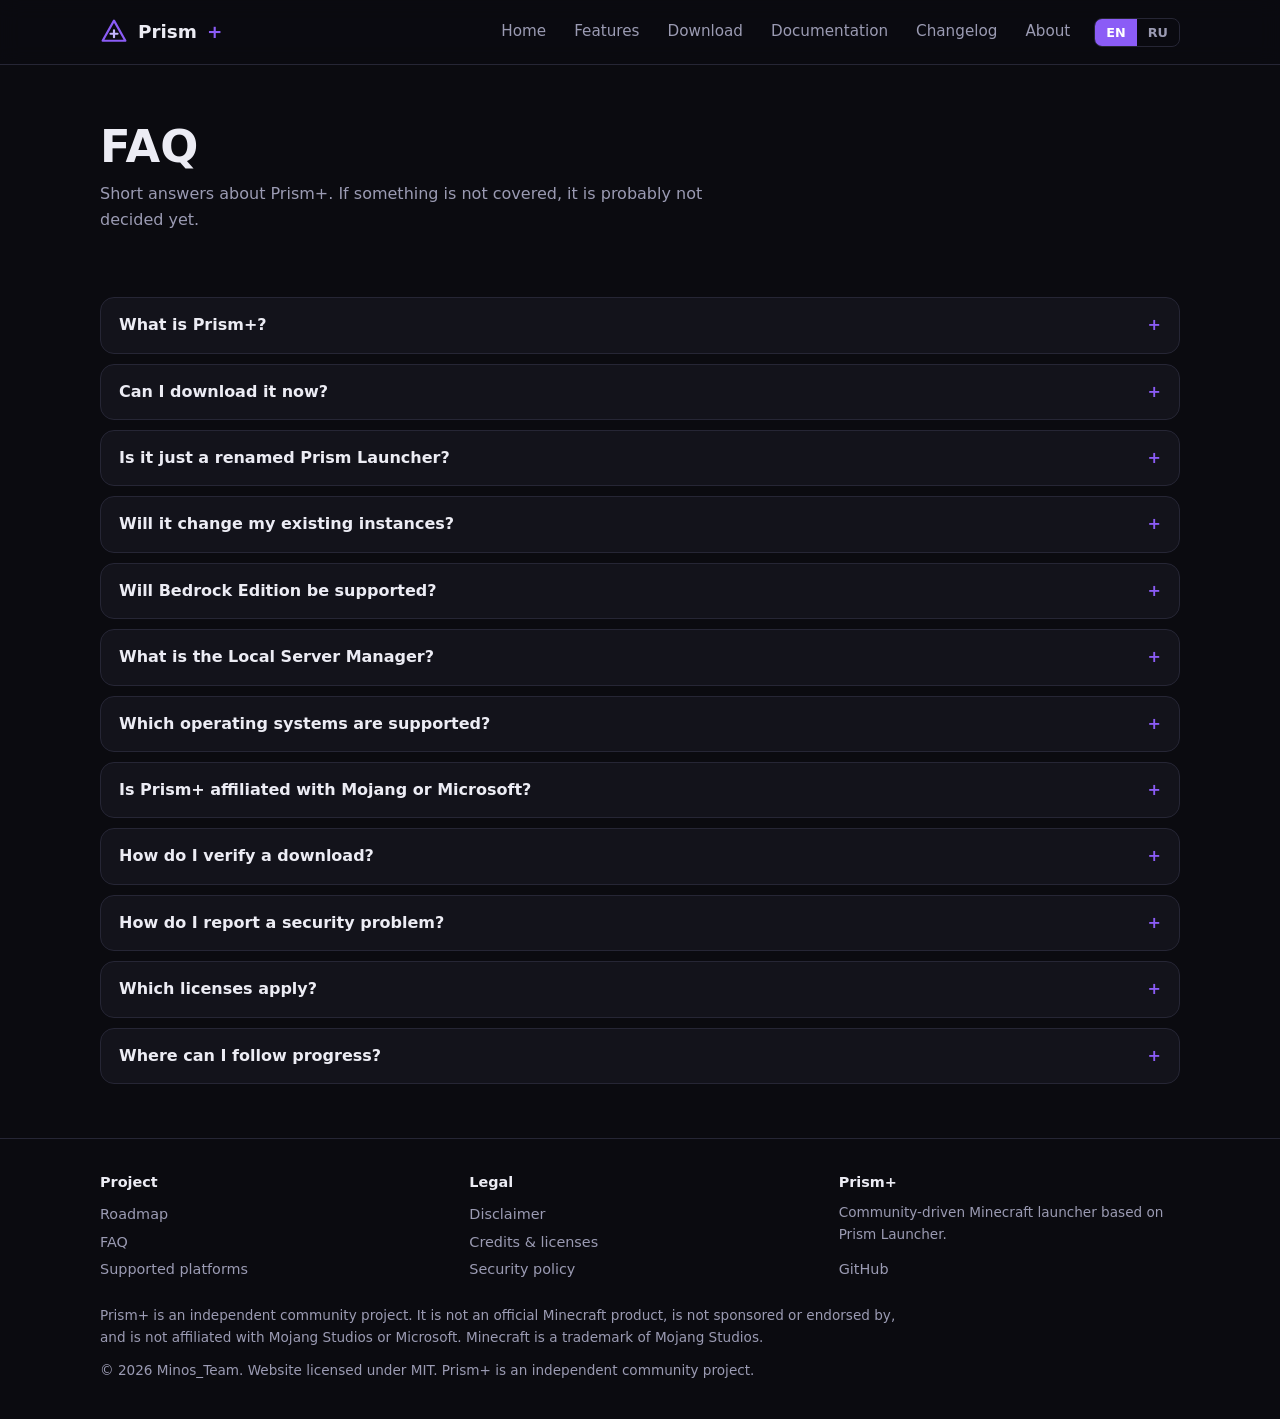
<file: faq.html>
<!DOCTYPE html>
<html lang="en">
<head>
<meta charset="utf-8">
<meta name="viewport" content="width=device-width, initial-scale=1">
<title data-i18n="t.faq">FAQ — Prism+</title>
<meta name="description" content="Frequently asked questions about Prism+.">
<meta name="theme-color" content="#0b0b10">
<link rel="icon" href="assets/logo.svg" type="image/svg+xml">
<link rel="stylesheet" href="assets/css/style.css">
<link rel="stylesheet" href="assets/css/extra.css">
<script src="assets/js/main.js" defer></script>
<script src="assets/js/i18n-ext.js" defer></script>
</head>
<body>
<header class="site"><div class="wrap bar">
<a class="brand" href="index.html"><img src="assets/logo.svg" alt="" width="28" height="28">Prism<b>+</b></a>
<nav class="main" id="nav">
<a href="index.html" data-i18n="nav.home">Home</a>
<a href="features.html" data-i18n="nav.features">Features</a>
<a href="download.html" data-i18n="nav.download">Download</a>
<a href="documentation.html" data-i18n="nav.docs">Documentation</a>
<a href="changelog.html" data-i18n="nav.changelog">Changelog</a>
<a href="about.html" data-i18n="nav.about">About</a>
</nav>
<div class="lang" role="group" aria-label="Language" data-i18n-aria="lang.label"><button type="button" data-lang="en" aria-pressed="true">EN</button><button type="button" data-lang="ru" aria-pressed="false">RU</button></div>
<button class="menu" type="button" aria-label="Menu" data-i18n-aria="menu" aria-expanded="false" aria-controls="nav"><span class="bars"></span></button>
</div></header>
<main>
<div class="wrap page-head"><h1 data-i18n="fq.title">FAQ</h1><p data-i18n="fq.lead">Short answers about Prism+. If something is not covered, it is probably not decided yet.</p></div>
<section class="blk"><div class="wrap">
<details class="qa"><summary data-i18n="q1">What is Prism+?</summary><div class="ans"><p data-i18n="a1">A community-driven Minecraft launcher based on Prism Launcher. It keeps Prism's proven features and adds a Local Server Manager and a Bedrock module as separate modules.</p></div></details>
<details class="qa"><summary data-i18n="q2">Can I download it now?</summary><div class="ans"><p data-i18n="a2">Not yet: there is no public release. When one exists, its files and SHA-256 checksums will be listed on the Download page.</p><a class="ans-link" href="download.html" data-i18n="nav.download">Download</a></div></details>
<details class="qa"><summary data-i18n="q3">Is it just a renamed Prism Launcher?</summary><div class="ans"><p data-i18n="a3">No. Prism is the base, but Prism+ adds its own modules with their own data and registries, and its own identity. Adapted ideas are re-implemented independently and licenses are respected.</p></div></details>
<details class="qa"><summary data-i18n="q4">Will it change my existing instances?</summary><div class="ans"><p data-i18n="a4">It is designed not to. Instances are never altered without your action, and rollback ability is required before risky changes. Compatibility details will be documented with the first release.</p></div></details>
<details class="qa"><summary data-i18n="q5">Will Bedrock Edition be supported?</summary><div class="ans"><p data-i18n="a5">A separate Bedrock module is planned: it does not exist yet and is at the research stage. Bedrock will never be launched through the Java runtime.</p></div></details>
<details class="qa"><summary data-i18n="q6">What is the Local Server Manager?</summary><div class="ans"><p data-i18n="a6">A module for creating and running local Java or Bedrock servers: version and core choice, RAM, properties, console, logs, files and backups. It is in development; not everything listed exists yet.</p><a class="ans-link" href="roadmap.html" data-i18n="nav.roadmap">Roadmap</a></div></details>
<details class="qa"><summary data-i18n="q7">Which operating systems are supported?</summary><div class="ans"><p data-i18n="a7">Target platforms and their current status are on the Supported platforms page. Nothing counts as supported until builds are verified.</p><a class="ans-link" href="platforms.html" data-i18n="nav.platforms">Supported platforms</a></div></details>
<details class="qa"><summary data-i18n="q8">Is Prism+ affiliated with Mojang or Microsoft?</summary><div class="ans"><p data-i18n="a8">No. They do not sponsor or endorse it, and it is not an official Minecraft product. See the disclaimer.</p><a class="ans-link" href="disclaimer.html" data-i18n="nav.disclaimer">Disclaimer</a></div></details>
<details class="qa"><summary data-i18n="q9">How do I verify a download?</summary><div class="ans"><p data-i18n="a9">Compare the SHA-256 checksum of your file with the one listed next to it on the Download page. Commands for Windows, Linux and macOS are there too.</p><a class="ans-link" href="download.html#verify" data-i18n="ctx.verify">How to verify a download</a></div></details>
<details class="qa"><summary data-i18n="q10">How do I report a security problem?</summary><div class="ans"><p data-i18n="a10">Please do not post it publicly. See the security policy for how to report responsibly.</p><a class="ans-link" href="security.html" data-i18n="nav.security">Security policy</a></div></details>
<details class="qa"><summary data-i18n="q11">Which licenses apply?</summary><div class="ans"><p data-i18n="a11">Prism+ builds on Prism Launcher and follows its GPL-3.0 licensing; this website is MIT. Details are on the Credits &amp; licenses page.</p><a class="ans-link" href="credits.html" data-i18n="nav.credits">Credits &amp; licenses</a></div></details>
<details class="qa"><summary data-i18n="q12">Where can I follow progress?</summary><div class="ans"><p data-i18n="a12">On the Roadmap for the planned order of work, and on the Changelog for what has been done.</p><a class="ans-link" href="changelog.html" data-i18n="nav.changelog">Changelog</a></div></details>
</div></section>
</main>
<footer class="site"><div class="wrap">
<div class="fcols">
<div><strong data-i18n="fc.project">Project</strong><a href="roadmap.html" data-i18n="nav.roadmap">Roadmap</a><a href="faq.html" data-i18n="nav.faq">FAQ</a><a href="platforms.html" data-i18n="nav.platforms">Supported platforms</a></div>
<div><strong data-i18n="fc.legal">Legal</strong><a href="disclaimer.html" data-i18n="nav.disclaimer">Disclaimer</a><a href="credits.html" data-i18n="nav.credits">Credits &amp; licenses</a><a href="security.html" data-i18n="nav.security">Security policy</a></div>
<div><strong>Prism+</strong><span class="fine" data-i18n="f.tag">Community-driven Minecraft launcher based on Prism Launcher.</span><a href="https://github.com/MinosPrimeOrig/PrismPlus-Website" rel="noopener">GitHub</a></div>
</div>
<p class="fine" data-i18n="f.disc">Prism+ is an independent community project. It is not an official Minecraft product, is not sponsored or endorsed by, and is not affiliated with Mojang Studios or Microsoft. Minecraft is a trademark of Mojang Studios.</p>
<p class="fine" data-i18n="f.legal">© 2026 Minos_Team. Website licensed under MIT. Prism+ is an independent community project.</p>
</div></footer>
</body>
</html>
</file>
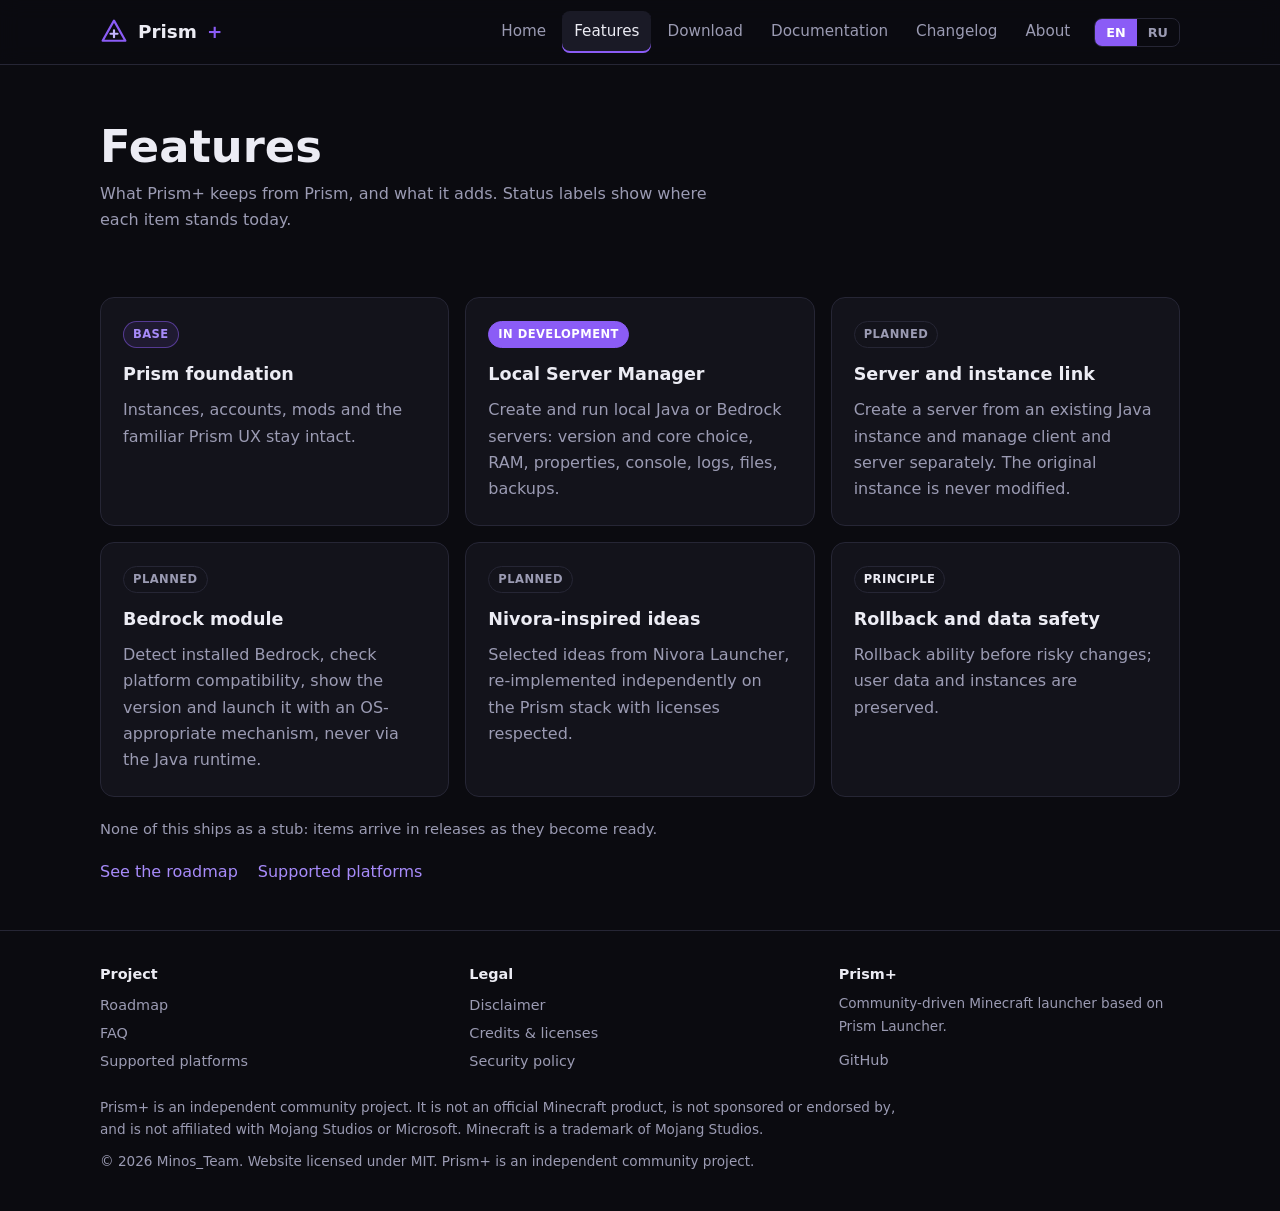
<file: features.html>
<!DOCTYPE html>
<html lang="en">
<head>
<meta charset="utf-8">
<meta name="viewport" content="width=device-width, initial-scale=1">
<title data-i18n="t.features">Features — Prism+</title>
<meta name="description" content="What Prism+ keeps from Prism Launcher and what it adds.">
<meta name="theme-color" content="#0b0b10">
<link rel="icon" href="assets/logo.svg" type="image/svg+xml">
<link rel="stylesheet" href="assets/css/style.css">
<link rel="stylesheet" href="assets/css/extra.css">
<script src="assets/js/main.js" defer></script>
<script src="assets/js/i18n-ext.js" defer></script>
</head>
<body>
<header class="site"><div class="wrap bar">
<a class="brand" href="index.html"><img src="assets/logo.svg" alt="" width="28" height="28">Prism<b>+</b></a>
<nav class="main" id="nav">
<a href="index.html" data-i18n="nav.home">Home</a>
<a href="features.html" aria-current="page" data-i18n="nav.features">Features</a>
<a href="download.html" data-i18n="nav.download">Download</a>
<a href="documentation.html" data-i18n="nav.docs">Documentation</a>
<a href="changelog.html" data-i18n="nav.changelog">Changelog</a>
<a href="about.html" data-i18n="nav.about">About</a>
</nav>
<div class="lang" role="group" aria-label="Language" data-i18n-aria="lang.label"><button type="button" data-lang="en" aria-pressed="true">EN</button><button type="button" data-lang="ru" aria-pressed="false">RU</button></div>
<button class="menu" type="button" aria-label="Menu" data-i18n-aria="menu" aria-expanded="false" aria-controls="nav"><span class="bars"></span></button>
</div></header>
<main>
<div class="wrap page-head"><h1 data-i18n="ft.title">Features</h1><p data-i18n="ft.lead">What Prism+ keeps from Prism, and what it adds. Status labels show where each item stands today.</p></div>
<section class="blk"><div class="wrap">
<div class="grid">
<div class="card"><span class="badge base" data-i18n="b.base">Base</span><h3 data-i18n="f1t">Prism foundation</h3><p data-i18n="f1p">Instances, accounts, mods and the familiar Prism UX stay intact.</p></div>
<div class="card"><span class="badge dev" data-i18n="b.dev">In development</span><h3 data-i18n="f2t">Local Server Manager</h3><p data-i18n="f2p">Create and run local Java or Bedrock servers: version and core choice, RAM, properties, console, logs, files, backups.</p></div>
<div class="card"><span class="badge" data-i18n="b.plan">Planned</span><h3 data-i18n="f3t">Server and instance link</h3><p data-i18n="f3p">Create a server from an existing Java instance and manage client and server separately. The original instance is never modified.</p></div>
<div class="card"><span class="badge" data-i18n="b.plan">Planned</span><h3 data-i18n="f4t">Bedrock module</h3><p data-i18n="f4p">Detect installed Bedrock, check platform compatibility, show the version and launch it with an OS-appropriate mechanism, never via the Java runtime.</p></div>
<div class="card"><span class="badge" data-i18n="b.plan">Planned</span><h3 data-i18n="f5t">Nivora-inspired ideas</h3><p data-i18n="f5p">Selected ideas from Nivora Launcher, re-implemented independently on the Prism stack with licenses respected.</p></div>
<div class="card"><span class="badge rule" data-i18n="b.rule">Principle</span><h3 data-i18n="f6t">Rollback and data safety</h3><p data-i18n="f6p">Rollback ability before risky changes; user data and instances are preserved.</p></div>
</div>
<p class="note" data-i18n="ft.note">None of this ships as a stub: items arrive in releases as they become ready.</p>
<div class="links"><a href="roadmap.html" data-i18n="ctx.road">See the roadmap</a><a href="platforms.html" data-i18n="nav.platforms">Supported platforms</a></div>
</div></section>
</main>
<footer class="site"><div class="wrap">
<div class="fcols">
<div><strong data-i18n="fc.project">Project</strong><a href="roadmap.html" data-i18n="nav.roadmap">Roadmap</a><a href="faq.html" data-i18n="nav.faq">FAQ</a><a href="platforms.html" data-i18n="nav.platforms">Supported platforms</a></div>
<div><strong data-i18n="fc.legal">Legal</strong><a href="disclaimer.html" data-i18n="nav.disclaimer">Disclaimer</a><a href="credits.html" data-i18n="nav.credits">Credits &amp; licenses</a><a href="security.html" data-i18n="nav.security">Security policy</a></div>
<div><strong>Prism+</strong><span class="fine" data-i18n="f.tag">Community-driven Minecraft launcher based on Prism Launcher.</span><a href="https://github.com/MinosPrimeOrig/PrismPlus-Website" rel="noopener">GitHub</a></div>
</div>
<p class="fine" data-i18n="f.disc">Prism+ is an independent community project. It is not an official Minecraft product, is not sponsored or endorsed by, and is not affiliated with Mojang Studios or Microsoft. Minecraft is a trademark of Mojang Studios.</p>
<p class="fine" data-i18n="f.legal">© 2026 Minos_Team. Website licensed under MIT. Prism+ is an independent community project.</p>
</div></footer>
</body>
</html>
</file>
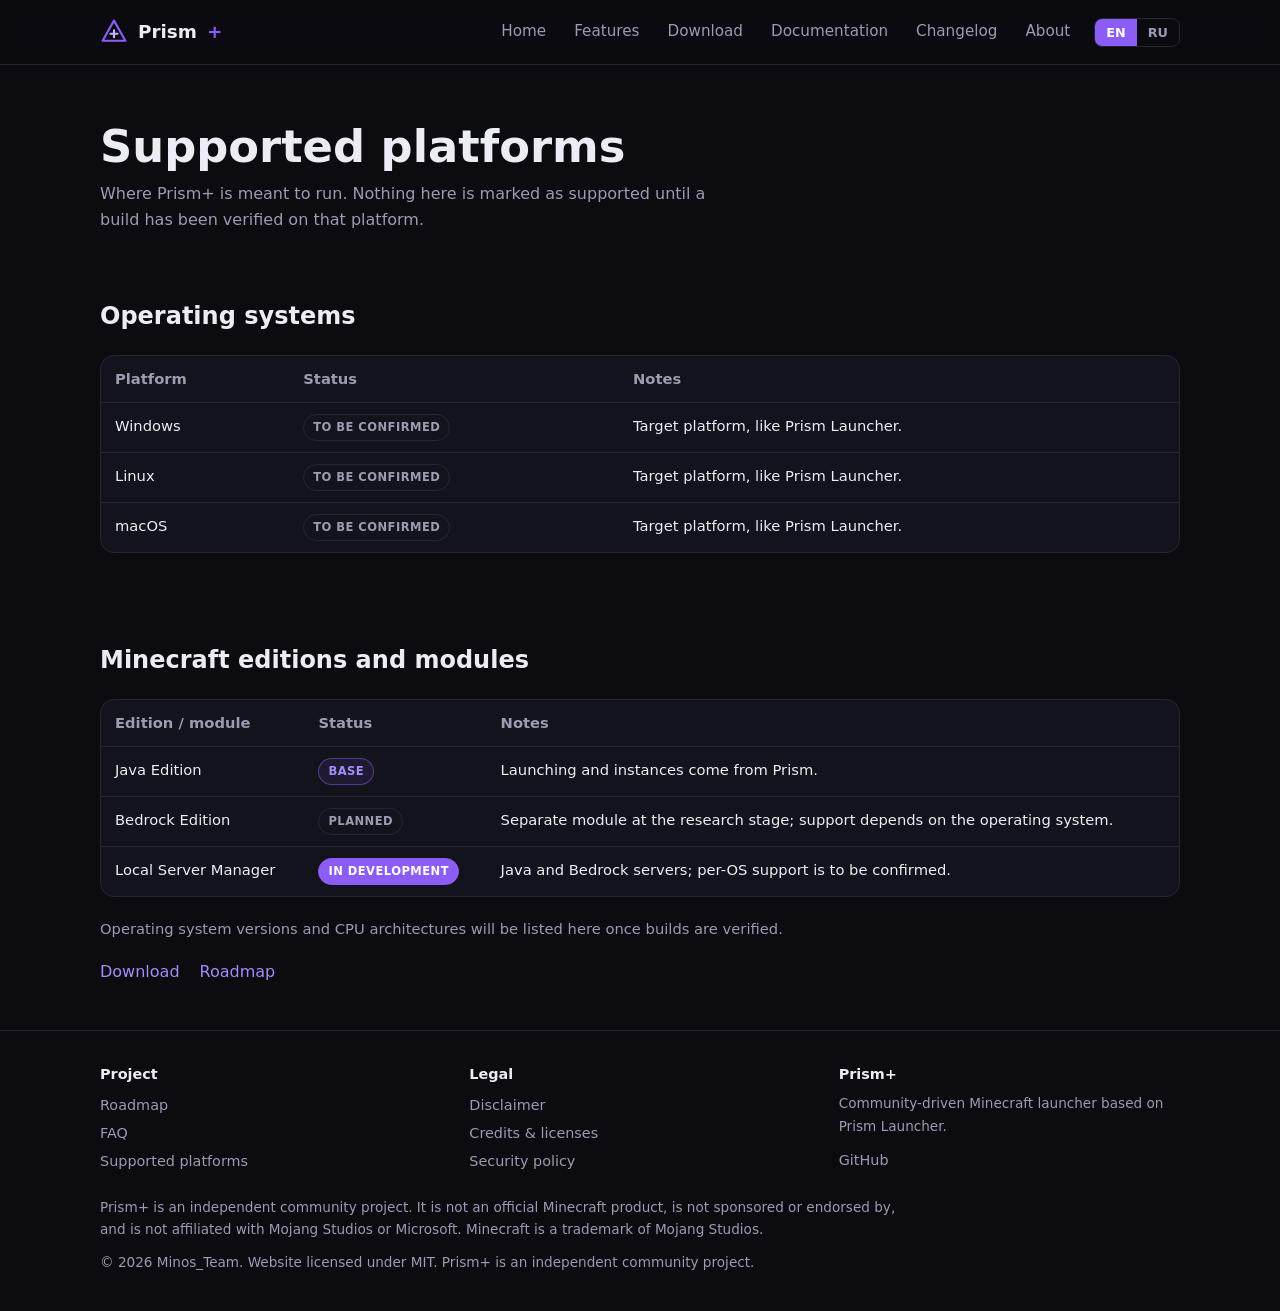
<file: platforms.html>
<!DOCTYPE html>
<html lang="en">
<head>
<meta charset="utf-8">
<meta name="viewport" content="width=device-width, initial-scale=1">
<title data-i18n="t.platforms">Supported platforms — Prism+</title>
<meta name="description" content="Target platforms for Prism+ and their current status.">
<meta name="theme-color" content="#0b0b10">
<link rel="icon" href="assets/logo.svg" type="image/svg+xml">
<link rel="stylesheet" href="assets/css/style.css">
<link rel="stylesheet" href="assets/css/extra.css">
<script src="assets/js/main.js" defer></script>
<script src="assets/js/i18n-ext.js" defer></script>
</head>
<body>
<header class="site"><div class="wrap bar">
<a class="brand" href="index.html"><img src="assets/logo.svg" alt="" width="28" height="28">Prism<b>+</b></a>
<nav class="main" id="nav">
<a href="index.html" data-i18n="nav.home">Home</a>
<a href="features.html" data-i18n="nav.features">Features</a>
<a href="download.html" data-i18n="nav.download">Download</a>
<a href="documentation.html" data-i18n="nav.docs">Documentation</a>
<a href="changelog.html" data-i18n="nav.changelog">Changelog</a>
<a href="about.html" data-i18n="nav.about">About</a>
</nav>
<div class="lang" role="group" aria-label="Language" data-i18n-aria="lang.label"><button type="button" data-lang="en" aria-pressed="true">EN</button><button type="button" data-lang="ru" aria-pressed="false">RU</button></div>
<button class="menu" type="button" aria-label="Menu" data-i18n-aria="menu" aria-expanded="false" aria-controls="nav"><span class="bars"></span></button>
</div></header>
<main>
<div class="wrap page-head"><h1 data-i18n="pl.title">Supported platforms</h1><p data-i18n="pl.lead">Where Prism+ is meant to run. Nothing here is marked as supported until a build has been verified on that platform.</p></div>
<section class="blk"><div class="wrap">
<h2 data-i18n="pl.h1">Operating systems</h2>
<div class="tblwrap"><table class="tbl">
<tr><th data-i18n="pl.th1">Platform</th><th data-i18n="pl.th2">Status</th><th data-i18n="pl.th3">Notes</th></tr>
<tr><td>Windows</td><td><span class="badge" style="margin:0" data-i18n="pl.tbc">To be confirmed</span></td><td data-i18n="pl.os">Target platform, like Prism Launcher.</td></tr>
<tr><td>Linux</td><td><span class="badge" style="margin:0" data-i18n="pl.tbc">To be confirmed</span></td><td data-i18n="pl.os">Target platform, like Prism Launcher.</td></tr>
<tr><td>macOS</td><td><span class="badge" style="margin:0" data-i18n="pl.tbc">To be confirmed</span></td><td data-i18n="pl.os">Target platform, like Prism Launcher.</td></tr>
</table></div>
</div></section>
<section class="blk"><div class="wrap">
<h2 data-i18n="pl.h2">Minecraft editions and modules</h2>
<div class="tblwrap"><table class="tbl">
<tr><th data-i18n="pl.th4">Edition / module</th><th data-i18n="pl.th2">Status</th><th data-i18n="pl.th3">Notes</th></tr>
<tr><td>Java Edition</td><td><span class="badge base" style="margin:0" data-i18n="b.base">Base</span></td><td data-i18n="pl.e1n">Launching and instances come from Prism.</td></tr>
<tr><td>Bedrock Edition</td><td><span class="badge" style="margin:0" data-i18n="b.plan">Planned</span></td><td data-i18n="pl.e2n">Separate module at the research stage; support depends on the operating system.</td></tr>
<tr><td data-i18n="f2t">Local Server Manager</td><td><span class="badge dev" style="margin:0" data-i18n="b.dev">In development</span></td><td data-i18n="pl.e3n">Java and Bedrock servers; per-OS support is to be confirmed.</td></tr>
</table></div>
<p class="note" data-i18n="pl.note">Operating system versions and CPU architectures will be listed here once builds are verified.</p>
<div class="links"><a href="download.html" data-i18n="nav.download">Download</a><a href="roadmap.html" data-i18n="nav.roadmap">Roadmap</a></div>
</div></section>
</main>
<footer class="site"><div class="wrap">
<div class="fcols">
<div><strong data-i18n="fc.project">Project</strong><a href="roadmap.html" data-i18n="nav.roadmap">Roadmap</a><a href="faq.html" data-i18n="nav.faq">FAQ</a><a href="platforms.html" data-i18n="nav.platforms">Supported platforms</a></div>
<div><strong data-i18n="fc.legal">Legal</strong><a href="disclaimer.html" data-i18n="nav.disclaimer">Disclaimer</a><a href="credits.html" data-i18n="nav.credits">Credits &amp; licenses</a><a href="security.html" data-i18n="nav.security">Security policy</a></div>
<div><strong>Prism+</strong><span class="fine" data-i18n="f.tag">Community-driven Minecraft launcher based on Prism Launcher.</span><a href="https://github.com/MinosPrimeOrig/PrismPlus-Website" rel="noopener">GitHub</a></div>
</div>
<p class="fine" data-i18n="f.disc">Prism+ is an independent community project. It is not an official Minecraft product, is not sponsored or endorsed by, and is not affiliated with Mojang Studios or Microsoft. Minecraft is a trademark of Mojang Studios.</p>
<p class="fine" data-i18n="f.legal">© 2026 Minos_Team. Website licensed under MIT. Prism+ is an independent community project.</p>
</div></footer>
</body>
</html>
</file>
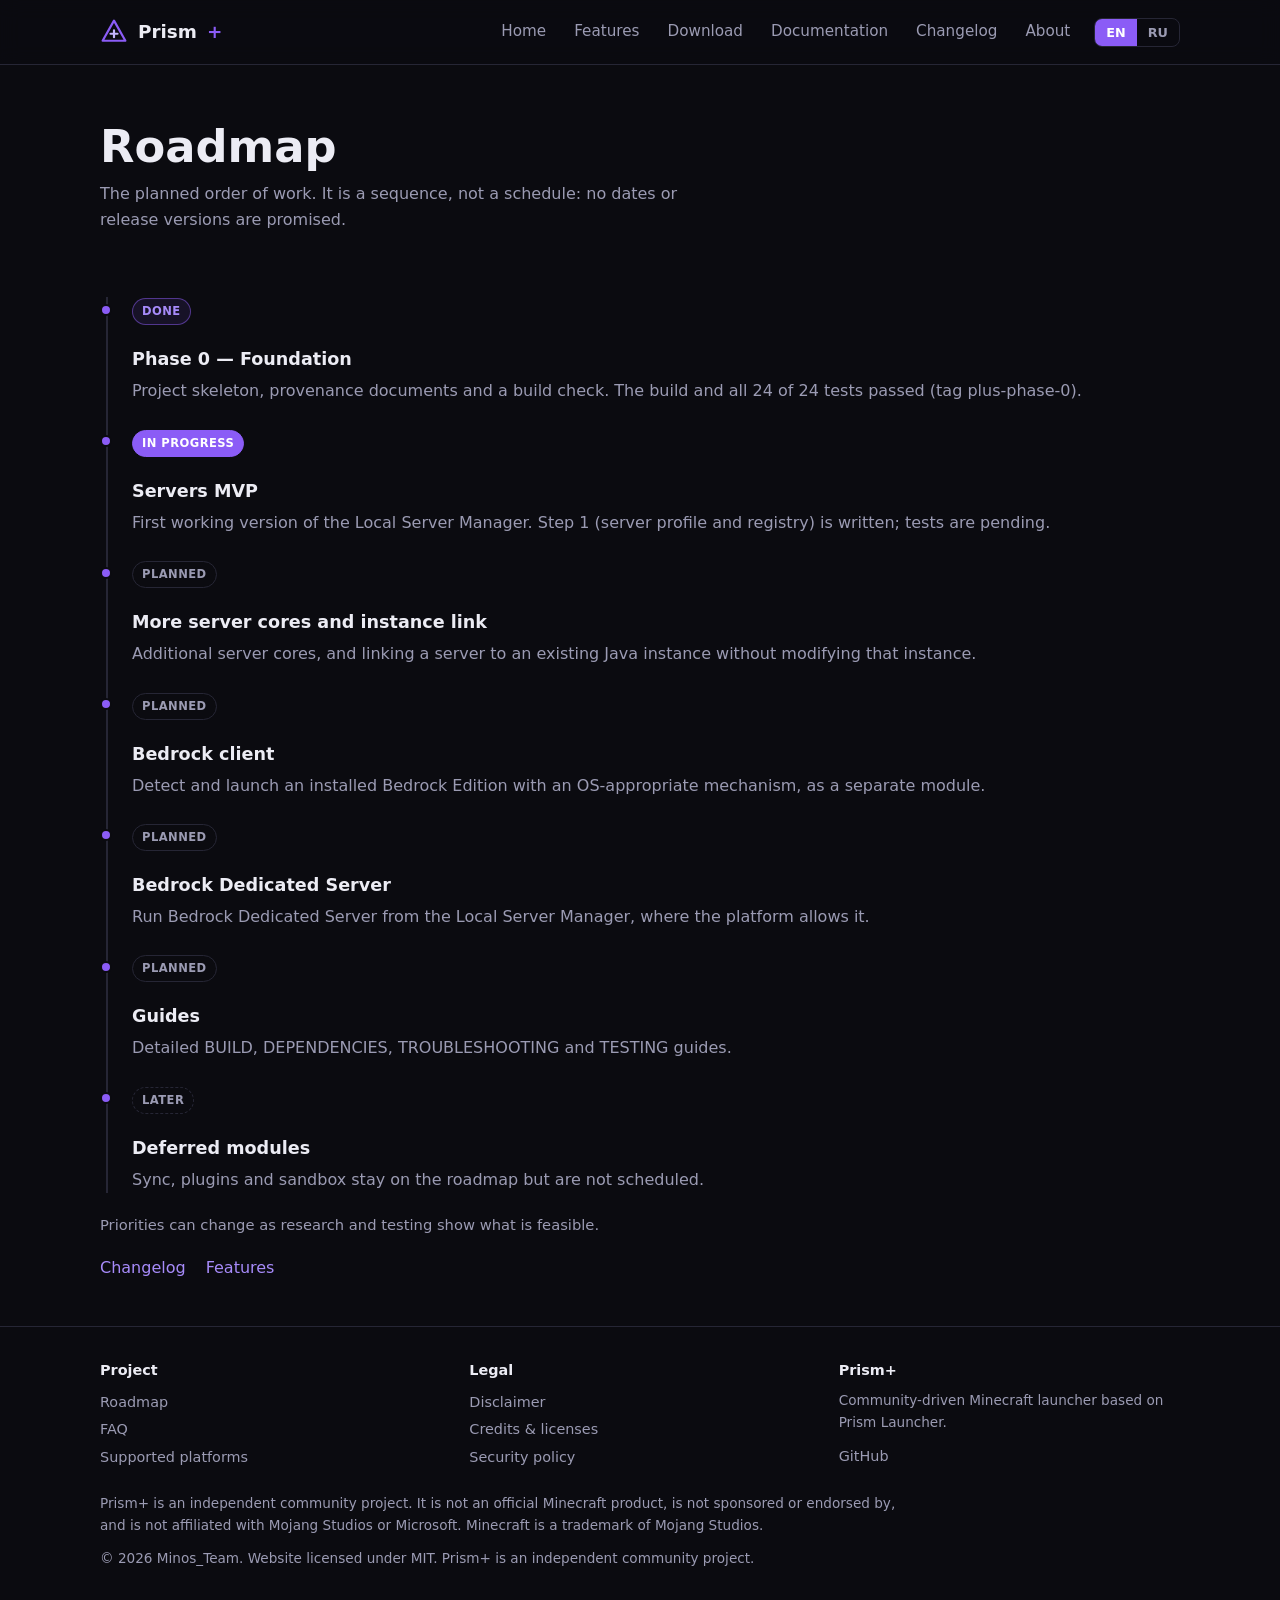
<file: roadmap.html>
<!DOCTYPE html>
<html lang="en">
<head>
<meta charset="utf-8">
<meta name="viewport" content="width=device-width, initial-scale=1">
<title data-i18n="t.roadmap">Roadmap — Prism+</title>
<meta name="description" content="The planned order of work for Prism+. A sequence, not a schedule.">
<meta name="theme-color" content="#0b0b10">
<link rel="icon" href="assets/logo.svg" type="image/svg+xml">
<link rel="stylesheet" href="assets/css/style.css">
<link rel="stylesheet" href="assets/css/extra.css">
<script src="assets/js/main.js" defer></script>
<script src="assets/js/i18n-ext.js" defer></script>
</head>
<body>
<header class="site"><div class="wrap bar">
<a class="brand" href="index.html"><img src="assets/logo.svg" alt="" width="28" height="28">Prism<b>+</b></a>
<nav class="main" id="nav">
<a href="index.html" data-i18n="nav.home">Home</a>
<a href="features.html" data-i18n="nav.features">Features</a>
<a href="download.html" data-i18n="nav.download">Download</a>
<a href="documentation.html" data-i18n="nav.docs">Documentation</a>
<a href="changelog.html" data-i18n="nav.changelog">Changelog</a>
<a href="about.html" data-i18n="nav.about">About</a>
</nav>
<div class="lang" role="group" aria-label="Language" data-i18n-aria="lang.label"><button type="button" data-lang="en" aria-pressed="true">EN</button><button type="button" data-lang="ru" aria-pressed="false">RU</button></div>
<button class="menu" type="button" aria-label="Menu" data-i18n-aria="menu" aria-expanded="false" aria-controls="nav"><span class="bars"></span></button>
</div></header>
<main>
<div class="wrap page-head"><h1 data-i18n="rm.title">Roadmap</h1><p data-i18n="rm.lead">The planned order of work. It is a sequence, not a schedule: no dates or release versions are promised.</p></div>
<section class="blk"><div class="wrap">
<ol class="tl">
<li><span class="badge base" data-i18n="c.st.done">Done</span><h3 data-i18n="c3t">Phase 0 — Foundation</h3><p data-i18n="c3p">Project skeleton, provenance documents and a build check. The build and all 24 of 24 tests passed (tag plus-phase-0).</p></li>
<li><span class="badge dev" data-i18n="c.st.prog">In progress</span><h3 data-i18n="rm.2t">Servers MVP</h3><p data-i18n="rm.2p">First working version of the Local Server Manager. Step 1 (server profile and registry) is written; tests are pending.</p></li>
<li><span class="badge" data-i18n="b.plan">Planned</span><h3 data-i18n="rm.3t">More server cores and instance link</h3><p data-i18n="rm.3p">Additional server cores, and linking a server to an existing Java instance without modifying that instance.</p></li>
<li><span class="badge" data-i18n="b.plan">Planned</span><h3 data-i18n="rm.4t">Bedrock client</h3><p data-i18n="rm.4p">Detect and launch an installed Bedrock Edition with an OS-appropriate mechanism, as a separate module.</p></li>
<li><span class="badge" data-i18n="b.plan">Planned</span><h3 data-i18n="rm.5t">Bedrock Dedicated Server</h3><p data-i18n="rm.5p">Run Bedrock Dedicated Server from the Local Server Manager, where the platform allows it.</p></li>
<li><span class="badge" data-i18n="b.plan">Planned</span><h3 data-i18n="rm.7t">Guides</h3><p data-i18n="rm.7p">Detailed BUILD, DEPENDENCIES, TROUBLESHOOTING and TESTING guides.</p></li>
<li><span class="badge later" data-i18n="rm.later">Later</span><h3 data-i18n="rm.6t">Deferred modules</h3><p data-i18n="rm.6p">Sync, plugins and sandbox stay on the roadmap but are not scheduled.</p></li>
</ol>
<p class="note" data-i18n="rm.note">Priorities can change as research and testing show what is feasible.</p>
<div class="links"><a href="changelog.html" data-i18n="nav.changelog">Changelog</a><a href="features.html" data-i18n="nav.features">Features</a></div>
</div></section>
</main>
<footer class="site"><div class="wrap">
<div class="fcols">
<div><strong data-i18n="fc.project">Project</strong><a href="roadmap.html" data-i18n="nav.roadmap">Roadmap</a><a href="faq.html" data-i18n="nav.faq">FAQ</a><a href="platforms.html" data-i18n="nav.platforms">Supported platforms</a></div>
<div><strong data-i18n="fc.legal">Legal</strong><a href="disclaimer.html" data-i18n="nav.disclaimer">Disclaimer</a><a href="credits.html" data-i18n="nav.credits">Credits &amp; licenses</a><a href="security.html" data-i18n="nav.security">Security policy</a></div>
<div><strong>Prism+</strong><span class="fine" data-i18n="f.tag">Community-driven Minecraft launcher based on Prism Launcher.</span><a href="https://github.com/MinosPrimeOrig/PrismPlus-Website" rel="noopener">GitHub</a></div>
</div>
<p class="fine" data-i18n="f.disc">Prism+ is an independent community project. It is not an official Minecraft product, is not sponsored or endorsed by, and is not affiliated with Mojang Studios or Microsoft. Minecraft is a trademark of Mojang Studios.</p>
<p class="fine" data-i18n="f.legal">© 2026 Minos_Team. Website licensed under MIT. Prism+ is an independent community project.</p>
</div></footer>
</body>
</html>
</file>
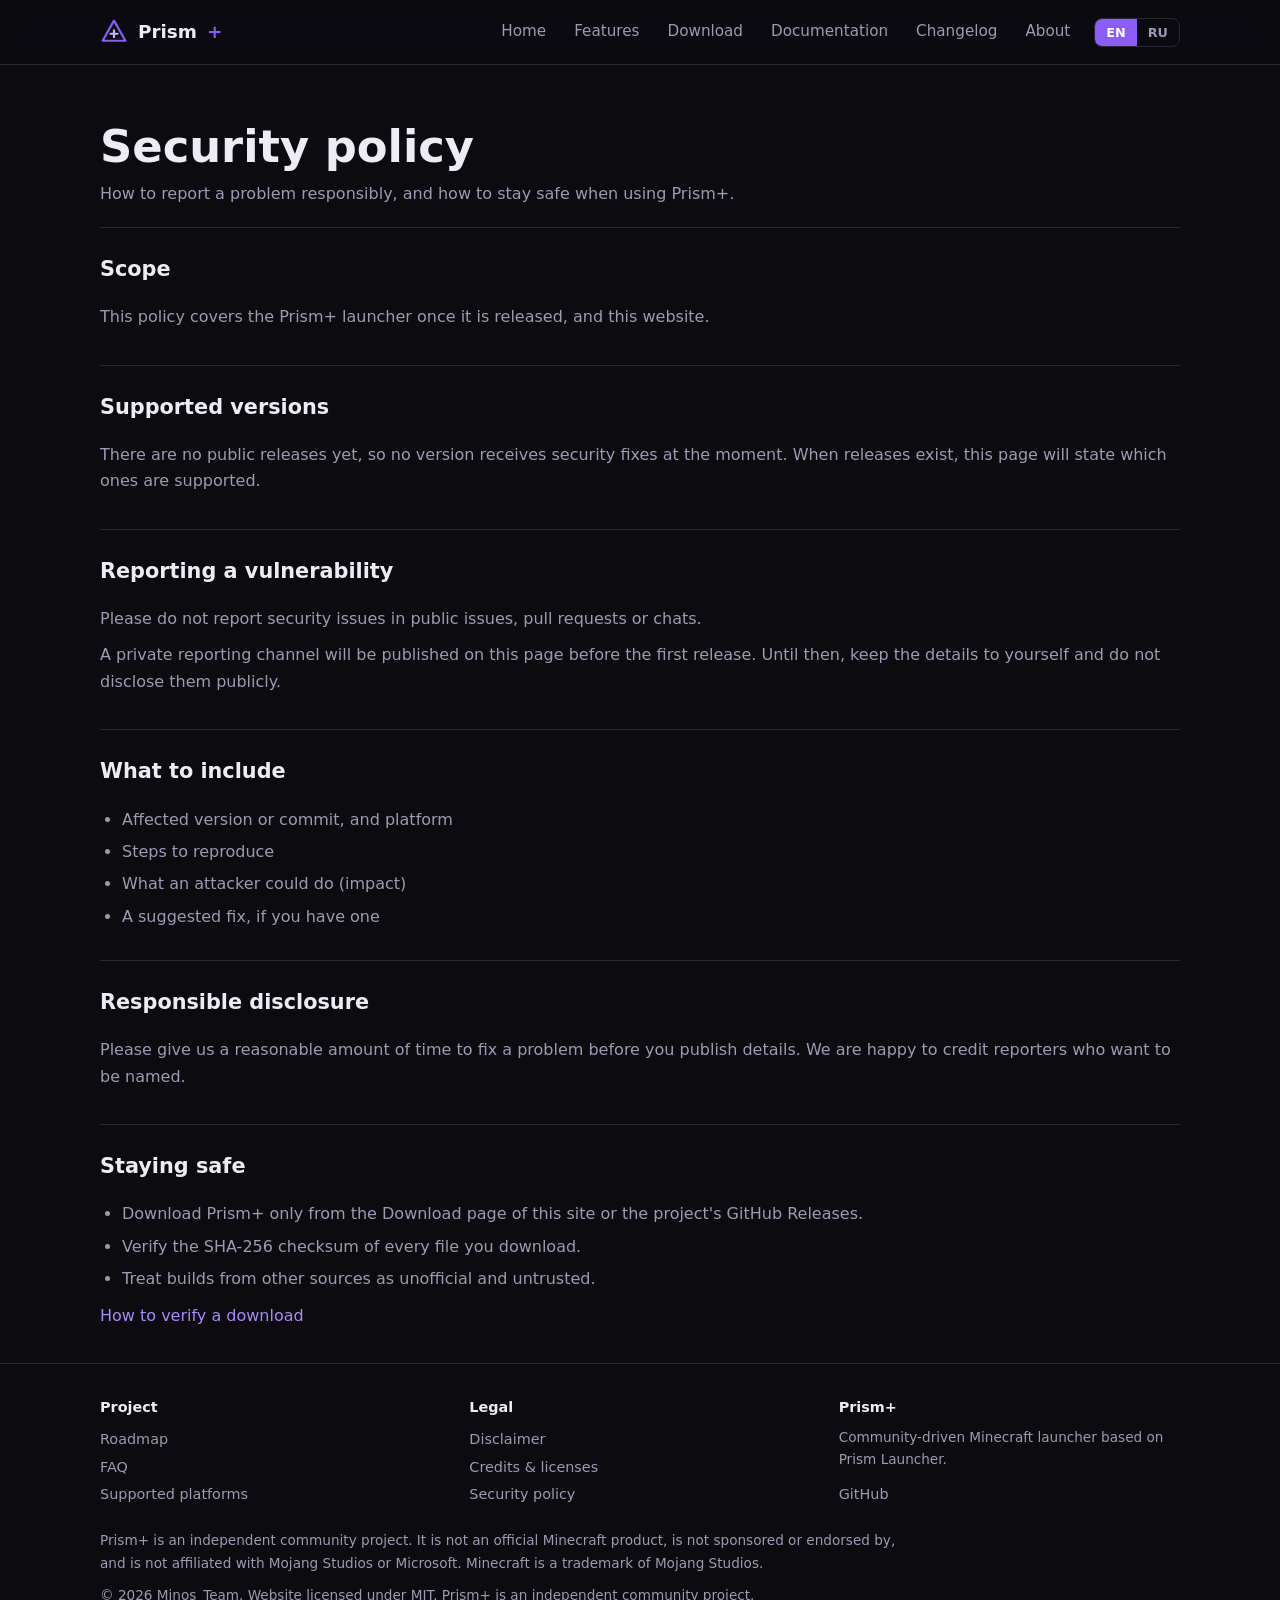
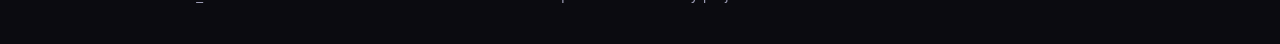
<file: security.html>
<!DOCTYPE html>
<html lang="en">
<head>
<meta charset="utf-8">
<meta name="viewport" content="width=device-width, initial-scale=1">
<title data-i18n="t.security">Security policy — Prism+</title>
<meta name="description" content="How to report security problems in Prism+ responsibly, and how to stay safe.">
<meta name="theme-color" content="#0b0b10">
<link rel="icon" href="assets/logo.svg" type="image/svg+xml">
<link rel="stylesheet" href="assets/css/style.css">
<link rel="stylesheet" href="assets/css/extra.css">
<script src="assets/js/main.js" defer></script>
<script src="assets/js/i18n-ext.js" defer></script>
</head>
<body>
<header class="site"><div class="wrap bar">
<a class="brand" href="index.html"><img src="assets/logo.svg" alt="" width="28" height="28">Prism<b>+</b></a>
<nav class="main" id="nav">
<a href="index.html" data-i18n="nav.home">Home</a>
<a href="features.html" data-i18n="nav.features">Features</a>
<a href="download.html" data-i18n="nav.download">Download</a>
<a href="documentation.html" data-i18n="nav.docs">Documentation</a>
<a href="changelog.html" data-i18n="nav.changelog">Changelog</a>
<a href="about.html" data-i18n="nav.about">About</a>
</nav>
<div class="lang" role="group" aria-label="Language" data-i18n-aria="lang.label"><button type="button" data-lang="en" aria-pressed="true">EN</button><button type="button" data-lang="ru" aria-pressed="false">RU</button></div>
<button class="menu" type="button" aria-label="Menu" data-i18n-aria="menu" aria-expanded="false" aria-controls="nav"><span class="bars"></span></button>
</div></header>
<main>
<div class="wrap page-head"><h1 data-i18n="sc.title">Security policy</h1><p data-i18n="sc.lead">How to report a problem responsibly, and how to stay safe when using Prism+.</p></div>
<div class="wrap doc">
<section><h2 data-i18n="sc.1">Scope</h2><p data-i18n="sc.1p">This policy covers the Prism+ launcher once it is released, and this website.</p></section>
<section><h2 data-i18n="sc.2">Supported versions</h2><p data-i18n="sc.2p">There are no public releases yet, so no version receives security fixes at the moment. When releases exist, this page will state which ones are supported.</p></section>
<section><h2 data-i18n="sc.3">Reporting a vulnerability</h2><p data-i18n="sc.3p1">Please do not report security issues in public issues, pull requests or chats.</p><p data-i18n="sc.3p2">A private reporting channel will be published on this page before the first release. Until then, keep the details to yourself and do not disclose them publicly.</p></section>
<section><h2 data-i18n="sc.4">What to include</h2><ul><li data-i18n="sc.4a">Affected version or commit, and platform</li><li data-i18n="sc.4b">Steps to reproduce</li><li data-i18n="sc.4c">What an attacker could do (impact)</li><li data-i18n="sc.4d">A suggested fix, if you have one</li></ul></section>
<section><h2 data-i18n="sc.5">Responsible disclosure</h2><p data-i18n="sc.5p">Please give us a reasonable amount of time to fix a problem before you publish details. We are happy to credit reporters who want to be named.</p></section>
<section><h2 data-i18n="sc.6">Staying safe</h2><ul><li data-i18n="sc.6a">Download Prism+ only from the Download page of this site or the project's GitHub Releases.</li><li data-i18n="sc.6b">Verify the SHA-256 checksum of every file you download.</li><li data-i18n="sc.6c">Treat builds from other sources as unofficial and untrusted.</li></ul>
<p style="margin-top:10px"><a href="download.html#verify" data-i18n="ctx.verify">How to verify a download</a></p></section>
</div>
</main>
<footer class="site"><div class="wrap">
<div class="fcols">
<div><strong data-i18n="fc.project">Project</strong><a href="roadmap.html" data-i18n="nav.roadmap">Roadmap</a><a href="faq.html" data-i18n="nav.faq">FAQ</a><a href="platforms.html" data-i18n="nav.platforms">Supported platforms</a></div>
<div><strong data-i18n="fc.legal">Legal</strong><a href="disclaimer.html" data-i18n="nav.disclaimer">Disclaimer</a><a href="credits.html" data-i18n="nav.credits">Credits &amp; licenses</a><a href="security.html" data-i18n="nav.security">Security policy</a></div>
<div><strong>Prism+</strong><span class="fine" data-i18n="f.tag">Community-driven Minecraft launcher based on Prism Launcher.</span><a href="https://github.com/MinosPrimeOrig/PrismPlus-Website" rel="noopener">GitHub</a></div>
</div>
<p class="fine" data-i18n="f.disc">Prism+ is an independent community project. It is not an official Minecraft product, is not sponsored or endorsed by, and is not affiliated with Mojang Studios or Microsoft. Minecraft is a trademark of Mojang Studios.</p>
<p class="fine" data-i18n="f.legal">© 2026 Minos_Team. Website licensed under MIT. Prism+ is an independent community project.</p>
</div></footer>
</body>
</html>
</file>
<file: assets/css/style.css>
:root{--bg:#0b0b10;--s1:#13131b;--s2:#1a1a26;--bd:#262635;--tx:#ececf4;--mu:#9b9bb3;--ac:#8B5CF6;--ac2:#a78bfa;--r:14px;color-scheme:dark}
*,*::before,*::after{box-sizing:border-box}
html{scroll-behavior:smooth;-webkit-text-size-adjust:100%}
body{margin:0;min-height:100vh;display:flex;flex-direction:column;background:var(--bg);color:var(--tx);font:16px/1.65 system-ui,-apple-system,"Segoe UI",Roboto,Arial,sans-serif}
main{flex:1}
a{color:var(--ac2);text-decoration:none}
a:hover{text-decoration:underline}
:focus-visible{outline:2px solid var(--ac);outline-offset:2px;border-radius:6px}
img,svg{max-width:100%}
.wrap{width:min(1080px,100% - 40px);margin-inline:auto}

/* header */
header.site{position:sticky;top:0;z-index:20;background:rgba(11,11,16,.88);-webkit-backdrop-filter:blur(10px);backdrop-filter:blur(10px);border-bottom:1px solid var(--bd)}
.bar{display:flex;align-items:center;height:64px}
.brand{display:flex;align-items:center;gap:10px;font-weight:700;font-size:1.15rem;color:var(--tx)}
.brand:hover{text-decoration:none}
.brand img{width:28px;height:28px}
.brand b{color:var(--ac)}
nav.main{margin-left:auto;display:flex;gap:4px}
nav.main a{color:var(--mu);padding:8px 12px;border-radius:8px;font-size:.95rem}
nav.main a:hover{color:var(--tx);background:var(--s1);text-decoration:none}
nav.main a[aria-current=page]{color:var(--tx);background:var(--s2);box-shadow:inset 0 -2px 0 var(--ac)}
.lang{display:flex;margin-left:12px;border:1px solid var(--bd);border-radius:8px;overflow:hidden}
.lang button{background:none;border:0;color:var(--mu);padding:6px 11px;font-size:.8rem;font-weight:700;font-family:inherit;cursor:pointer}
.lang button[aria-pressed=true]{background:var(--ac);color:#fff}
.menu{display:none;margin-left:8px;width:40px;height:40px;background:none;border:1px solid var(--bd);border-radius:8px;cursor:pointer;position:relative}
.menu .bars,.menu .bars::before,.menu .bars::after{position:absolute;width:18px;height:2px;background:var(--tx);content:""}
.menu .bars{left:10px;top:18px}
.menu .bars::before{left:0;top:-6px}
.menu .bars::after{left:0;top:6px}

/* hero + blocks */
.hero{padding:88px 0 64px;background:radial-gradient(60% 70% at 50% 0,rgba(139,92,246,.2),transparent 70%)}
.hero h1{font-size:clamp(2.1rem,6vw,3.8rem);line-height:1.1;margin:16px 0;letter-spacing:-.02em}
.hero h1 em{font-style:normal;color:var(--ac)}
.hero p{max-width:640px;color:var(--mu);font-size:1.1rem;margin:0}
.btns{display:flex;flex-wrap:wrap;gap:12px;margin-top:28px}
.btn{display:inline-block;padding:11px 20px;border-radius:10px;font-weight:600;border:1px solid var(--bd);color:var(--tx)}
.btn:hover{text-decoration:none;border-color:var(--ac)}
.btn.pri{background:var(--ac);border-color:var(--ac);color:#fff}
.btn.pri:hover{background:#7c4be0}
section.blk{padding:44px 0}
h2{font-size:1.5rem;margin:0 0 18px}
.page-head{padding:56px 0 20px}
.page-head h1{font-size:clamp(1.9rem,5vw,2.8rem);margin:0 0 8px;line-height:1.15}
.page-head p{color:var(--mu);max-width:640px;margin:0}
.grid{display:grid;grid-template-columns:repeat(auto-fit,minmax(min(260px,100%),1fr));gap:16px}
.card{background:var(--s1);border:1px solid var(--bd);border-radius:var(--r);padding:22px}
.card h3{margin:0 0 8px;font-size:1.1rem}
.card p{margin:0;color:var(--mu)}
.badge{display:inline-block;font-size:.72rem;font-weight:700;letter-spacing:.04em;text-transform:uppercase;padding:3px 9px;border-radius:99px;border:1px solid var(--bd);color:var(--mu);margin-bottom:12px}
.badge.base{color:var(--ac2);border-color:rgba(139,92,246,.5);background:rgba(139,92,246,.1)}
.badge.dev{color:#fff;background:var(--ac);border-color:var(--ac)}
.badge.rule{color:var(--tx)}
.note{margin-top:20px;color:var(--mu);font-size:.92rem}
.chip{display:inline-block;padding:4px 10px;border-radius:8px;background:var(--s2);color:var(--mu);font-size:.85rem;margin-top:12px}
.status{list-style:none;padding:0;margin:0 0 20px;display:grid;gap:10px}
.status li{padding-left:24px;position:relative}
.status li::before{content:"";position:absolute;left:0;top:.5em;width:10px;height:10px;border-radius:50%;background:var(--bd)}
.status li.done::before{background:var(--ac)}
.status li.prog::before{background:transparent;border:2px solid var(--ac)}
.tl{list-style:none;margin:0 0 0 6px;padding:0 0 0 24px;border-left:2px solid var(--bd);display:grid;gap:24px}
.tl li{position:relative}
.tl li::before{content:"";position:absolute;left:-32px;top:.4em;width:12px;height:12px;border-radius:50%;background:var(--ac);border:2px solid var(--bg)}
.tl h3{margin:8px 0 4px;font-size:1.1rem}
.tl p{margin:0;color:var(--mu)}
.tl time{color:var(--mu);font-size:.85rem;margin-left:8px}
.toc{display:flex;flex-wrap:wrap;gap:8px;margin-bottom:24px}
.toc a{padding:6px 12px;border:1px solid var(--bd);border-radius:8px;color:var(--mu)}
.toc a:hover{color:var(--tx);border-color:var(--ac);text-decoration:none}
.doc section{padding:24px 0;border-top:1px solid var(--bd);scroll-margin-top:84px}
.doc h2{font-size:1.3rem}
.doc p,.doc li{color:var(--mu)}
.doc ul,.doc ol{padding-left:22px;margin:0}
.doc li{margin:6px 0}
.doc p{margin:0 0 10px}

/* footer */
footer.site{border-top:1px solid var(--bd);padding:28px 0;color:var(--mu);font-size:.9rem}
.foot{display:flex;flex-wrap:wrap;justify-content:space-between;gap:12px 24px}
.foot p{margin:0}

@media(max-width:820px){
 .menu{display:block}
 .lang{margin-left:auto}
 nav.main{display:none;position:absolute;top:64px;left:0;right:0;flex-direction:column;background:var(--bg);border-bottom:1px solid var(--bd);padding:10px 20px 16px}
 header.site.open nav.main{display:flex}
 nav.main a{padding:12px}
 .hero{padding:56px 0 40px}
 .page-head{padding:40px 0 12px}
}
@media(prefers-reduced-motion:reduce){html{scroll-behavior:auto}}
</file>
<file: assets/css/extra.css>
/* v2 components: footer columns, FAQ, tables, code blocks, release cards */
footer.site{padding-top:32px}
.fcols{display:grid;grid-template-columns:repeat(auto-fit,minmax(170px,1fr));gap:20px 28px;margin-bottom:20px}
.fcols strong{display:block;color:var(--tx);margin-bottom:6px}
.fcols a{display:block;color:var(--mu);padding:2px 0}
.fcols a:hover{color:var(--tx)}
.fine{display:block;color:var(--mu);font-size:.85rem;margin:0 0 10px;max-width:820px}
.mu{color:var(--mu);font-size:.85rem;font-weight:400}
.links{display:flex;flex-wrap:wrap;gap:8px 20px;margin-top:18px}
.badge.later{border-style:dashed}

details.qa{background:var(--s1);border:1px solid var(--bd);border-radius:var(--r);margin-bottom:10px}
details.qa summary{cursor:pointer;padding:14px 18px;font-weight:600;list-style:none;display:flex;justify-content:space-between;gap:12px}
details.qa summary::-webkit-details-marker{display:none}
details.qa summary::after{content:"+";color:var(--ac);font-weight:700}
details.qa[open] summary::after{content:"\2212"}
details.qa .ans{padding:0 18px 16px;color:var(--mu)}
details.qa .ans p{margin:0 0 8px}

.tblwrap{overflow-x:auto;border:1px solid var(--bd);border-radius:var(--r);background:var(--s1)}
.tbl{width:100%;min-width:520px;border-collapse:collapse;font-size:.92rem}
.tbl th,.tbl td{text-align:left;padding:11px 14px;border-bottom:1px solid var(--bd);vertical-align:top}
.tbl tr:last-child td{border-bottom:0}
.tbl th{color:var(--mu);font-weight:600;white-space:nowrap}
.mono{font-family:ui-monospace,SFMono-Regular,Menlo,Consolas,monospace;font-size:.82rem;word-break:break-all}
pre.code{margin:6px 0 14px;padding:12px 14px;background:var(--s2);border:1px solid var(--bd);border-radius:10px;overflow-x:auto;font:.85rem/1.5 ui-monospace,SFMono-Regular,Menlo,Consolas,monospace;color:var(--tx)}
.lbl{color:var(--mu);font-size:.88rem;margin:14px 0 0}
.btn.sm{padding:4px 10px;margin-top:6px;font-size:.78rem;border-radius:8px;background:none;font-family:inherit;cursor:pointer}
.rel{margin-bottom:16px}
.rel h3{display:flex;flex-wrap:wrap;gap:6px 14px;align-items:baseline;margin-bottom:12px}
.ans-link{display:inline-block;margin-top:4px}
</file>
